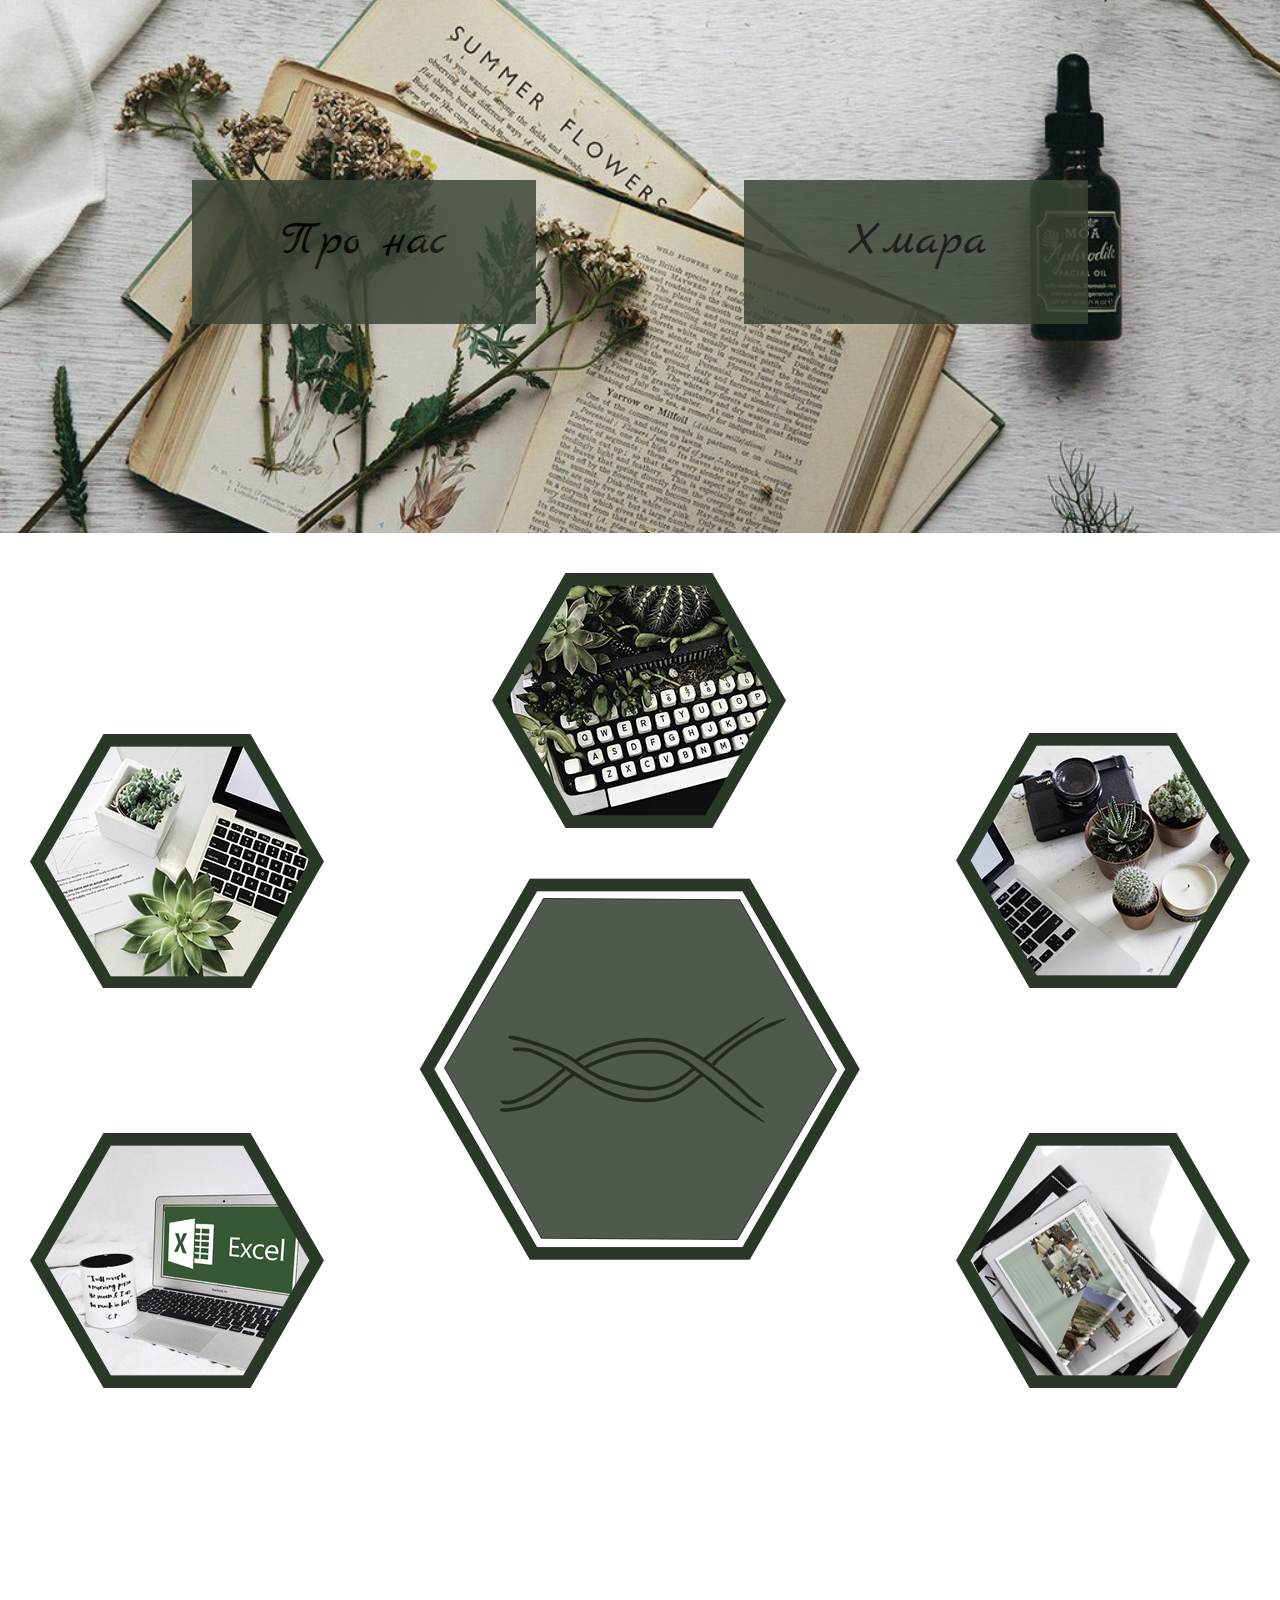
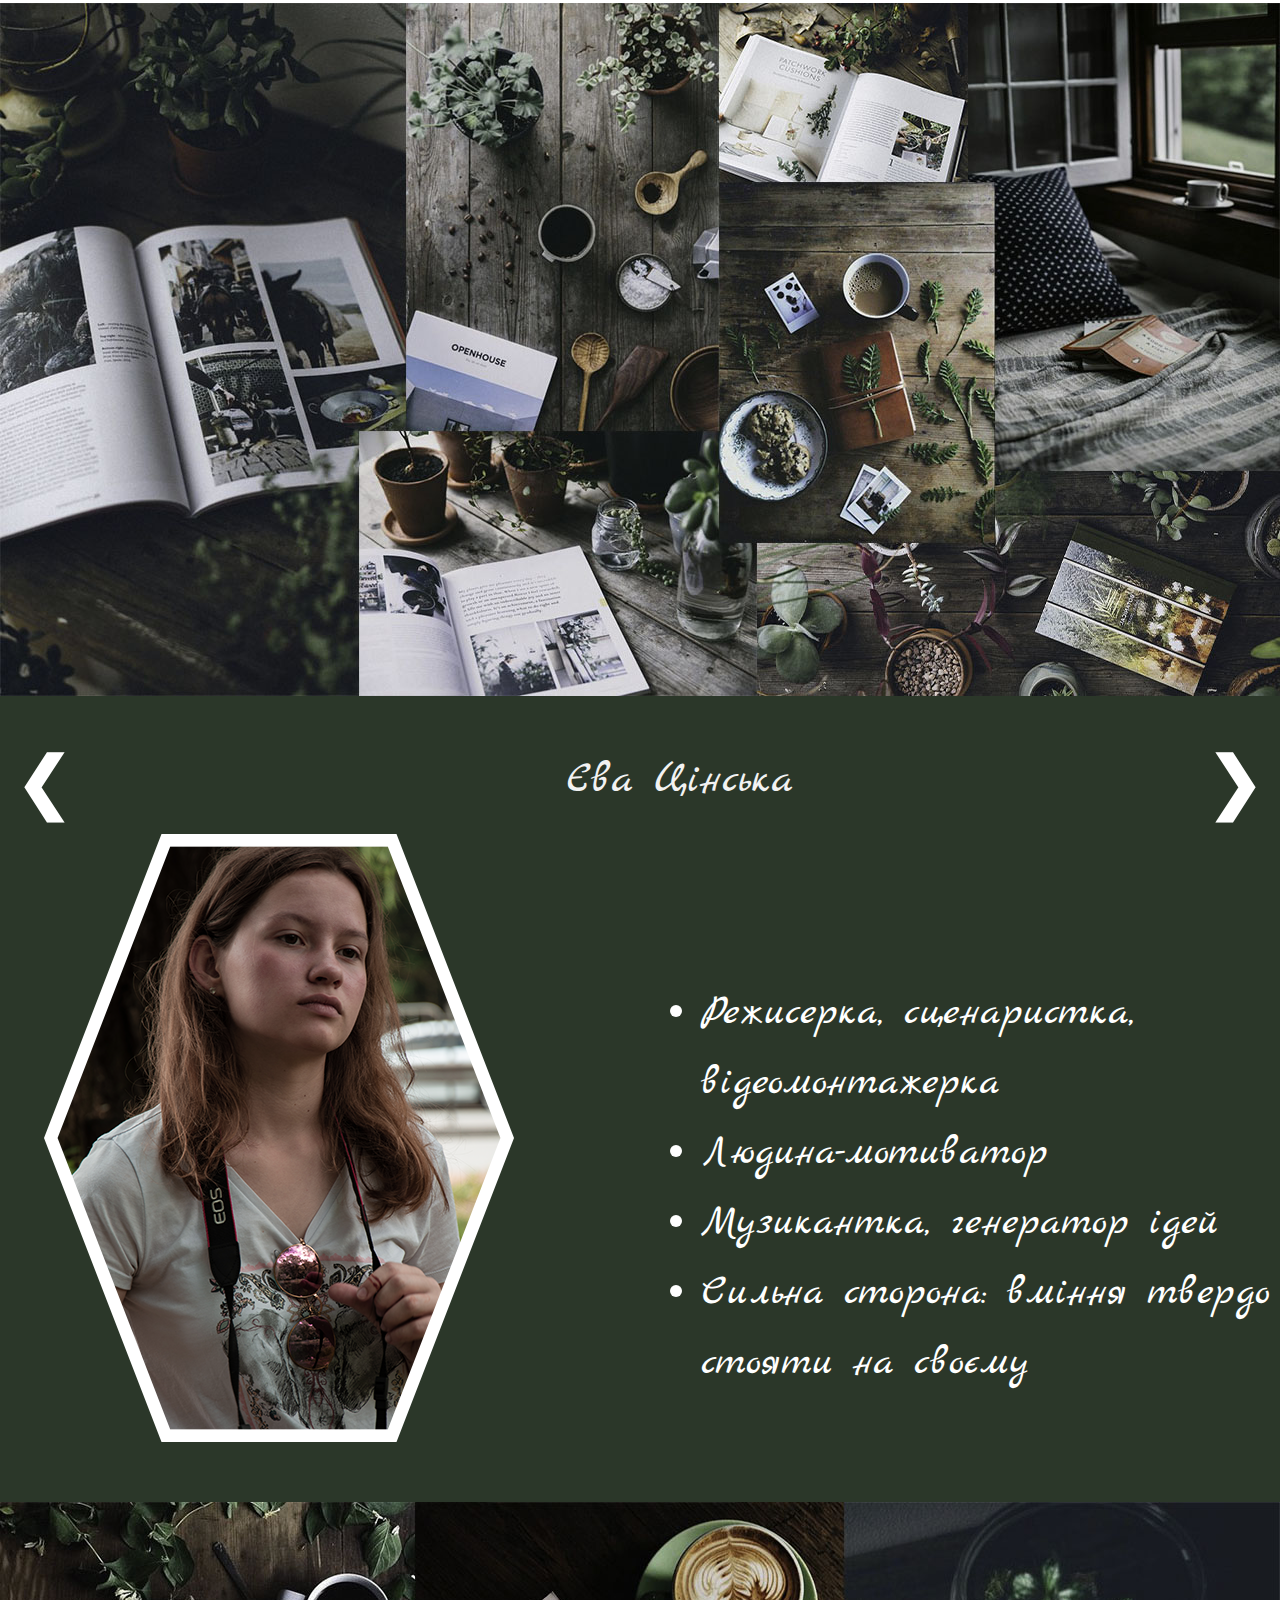
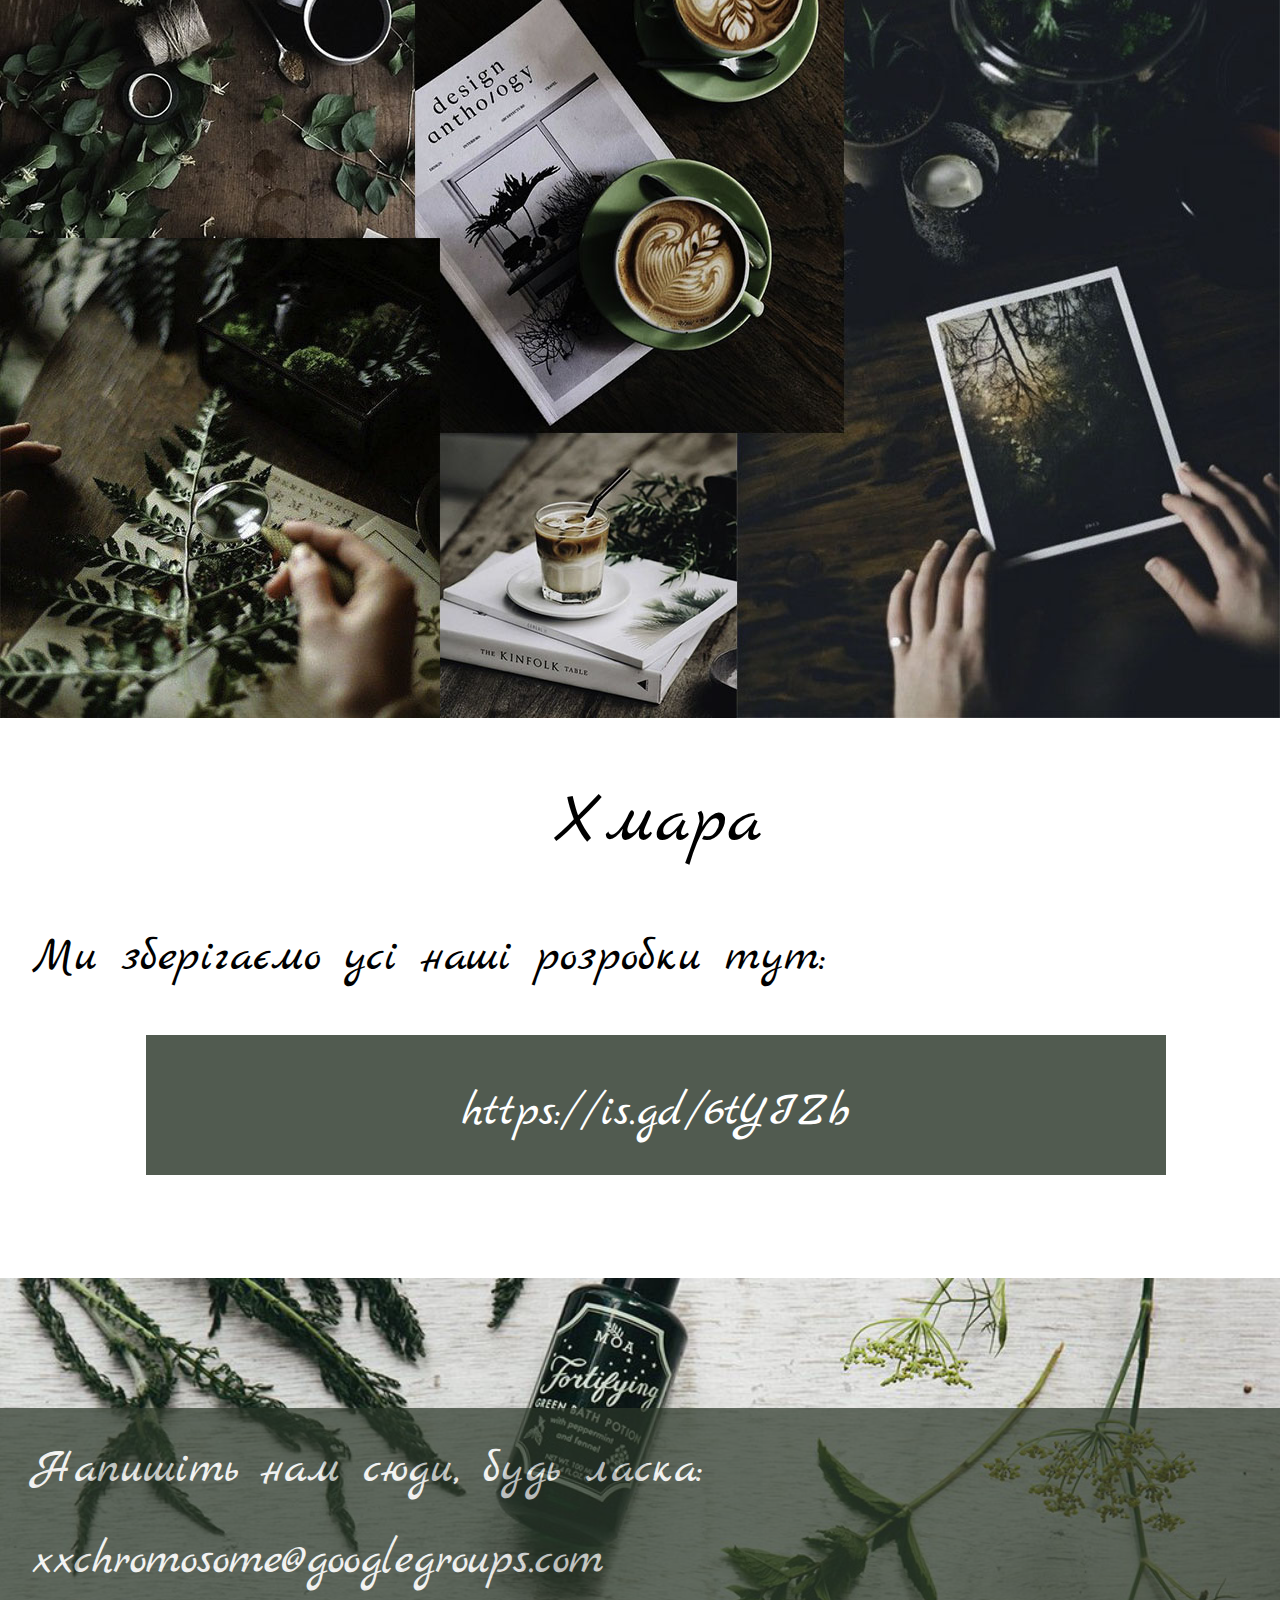
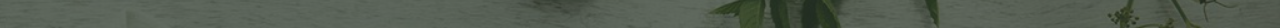
<file: index.html>
<html>

<head>
    <title>XX</title>
    <link href="https://fonts.googleapis.com/css?family=Marck+Script&amp;subset=cyrillic" rel="stylesheet">
    <link rel="stylesheet" href="css/main.css" type="text/css" />
</head>

<body>
    <div class="content">
        <div class="panel header">
            <ul>
                <li>
                    <a href="#team">Про нас</a>
                </li>
                <li>
                    <a href="#cloud">Хмара</a>
                </li>
            </ul>
        </div>
        <div class="panel menu">
            <ul class="projects">
                <li class="p1">
                    <span class="shadow">
                        <a href="book.html">
                            <br>Книга</a>
                    </span>
                </li>
                <li class="p2">
                    <span class="shadow">
                        <a href="model.html">Моде-
                            <br>лювання</a>
                    </span>
                </li>
                <li class="p3">
                    <span class="shadow">
                        <a href="video.html">
                            <br>Відео</a>
                    </span>
                </li>
                <li class="p4">
                    <span class="shadow">
                        <a href="statistic.html">Ста-
                            <br>тистика</a>
                    </span>
                </li>
                <li class="p5">
                    <span class="shadow">
                        <a href="intbook.html">Інтер-
                            <br>активна
                            <br>книга</a>
                    </span>
                </li>
            </ul>
        </div>
        <div class="panel collage">
            <img src="img/collage1.jpg">
        </div>
        <div class="panel team" id="team">
            <!-- Slideshow container -->
            <div class="slideshow-container">

                <!-- Full-width images with number and caption text -->
                <div class="mySlides fade">
                    <img src="img/eve.png">
                    <div class="text">Єва Цінська</div>
                    <ul>
                            <li>Режисерка, сценаристка,<br> відеомонтажерка</li>
                            <li>Людина-мотиватор</li>
                            <li>Музикантка, генератор ідей</li>
                            <li>Сильна сторона: вміння твердо <br>стояти на своєму</li>                            
                    </ul>
                  
                </div>

                <div class="mySlides fade">
                    <img src="img/elya.png">
                    <div class="text">Чанг Ельвіра</div>
                    <ul>
                            <li>Музикантка, дизайнерка, фотомодель</li>
                            <li>Художниця оригінал-макетів </li>
                            <li>Політ фантазії та творчості</li>
                            <li>Сильна сторона: іноземне корінняю</li>                            
                    </ul>
                </div>

                <div class="mySlides fade">
                    <img src="img/julia.png">
                    <div class="text">Афанасенко Юлія</div>
                    <ul>
                            <li>Фізикиня, візажистка, модель</li>
                            <li>Допомога у найскладніших ситуаціях </li>
                            <li>Вільний простір енергії</li>
                            <li>Сильна сторона: чорноброва</li>                            
                    </ul>
                </div>

                <div class="mySlides fade">
                    <img src="img/kira.png">
                    <div class="text">Кіра Тульчинська</div>
                    <ul>
                            <li>Програмістка, математична <br> лінгвістиня, модель</li>
                            <li> Людина, що бере участь у <br> абсолютно всіх проектах </li>
                            <li>Геній офісних технологій</li>
                            <li>Сильна сторона: чарівні чорні кучері</li>                            
                    </ul>
                </div>

                <div class="mySlides fade">
                    <img src="img/nadya.png">
                    <div class="text">Швидка Надія</div>
                    <ul>
                            <li> Фотографиня, дизайнерка, художниця</li>
                            <li>Авторка найгеніальніших відгуків
                                </li>
                            <li>Основне джерело ідей та натхнення
                                </li>
                            <li>Сильна сторона: помирає останньою
                                </li>                            
                    </ul>
                </div>
               
                <div class="mySlides fade">
                    <img src="img/nast.png">
                    <div class="text">Анастасія Срібна</div>
                    <ul>
                            <li>Фотомодель, візажистка, акторка</li>
                            <li> Людина, що не сидить на одному <br>місці </li>
                            <li>Відкритий океан пропозицій</li>
                            <li> Сильна сторона: любов до котів</li>                            
                    </ul>
                </div>

                <div class="mySlides fade">
                    <img src="img/dian.png">
                    <div class="text">Сулейманова Діана</div>
                    <ul>
                            <li>Архітекторка, дизайнерка, акторка</li>
                            <li> Впевнено презентує <br> проекти перед публікою </li>
                            <li> Стильна і незалежна</li>
                            <li>Сильна сторона: соностійка
                                </li>                            
                    </ul>
                </div>
         
                <!-- Next and previous buttons -->
                <a class="prev" onclick="plusSlides(-1)">&#10094;</a>
                <a class="next" onclick="plusSlides(1)">&#10095;</a>
            </div>
            <br>



            </ul>
        </div>
        <div class="panel collage">
            <img src="img/collage2.jpg">
        </div>
        <div class="panel cloud" id="cloud">
            <h2 >Хмара</h2>
           
            <p > Ми зберігаємо усі наші розробки тут:</p>
            <div class="box">
                   <a href="https://drive.google.com/drive/folders/1f6t0rLwoT5UwUz6-dLeWqy8NMrwDpb-8">  https://is.gd/6tYIZb</a>
            </div>
        </div>
        

        <div class="panel footer">
                <div class="box2">
                      <p> Напишіть нам сюди, будь ласка:</p>
                      <a href="mailto:xxchromosome@googlegroups.com"> xxchromosome@googlegroups.com</a>
                        
                       
                 </div>
        </div>

    </div>

    <script src="js/main.js"></script>
</body>

</html>
</file>
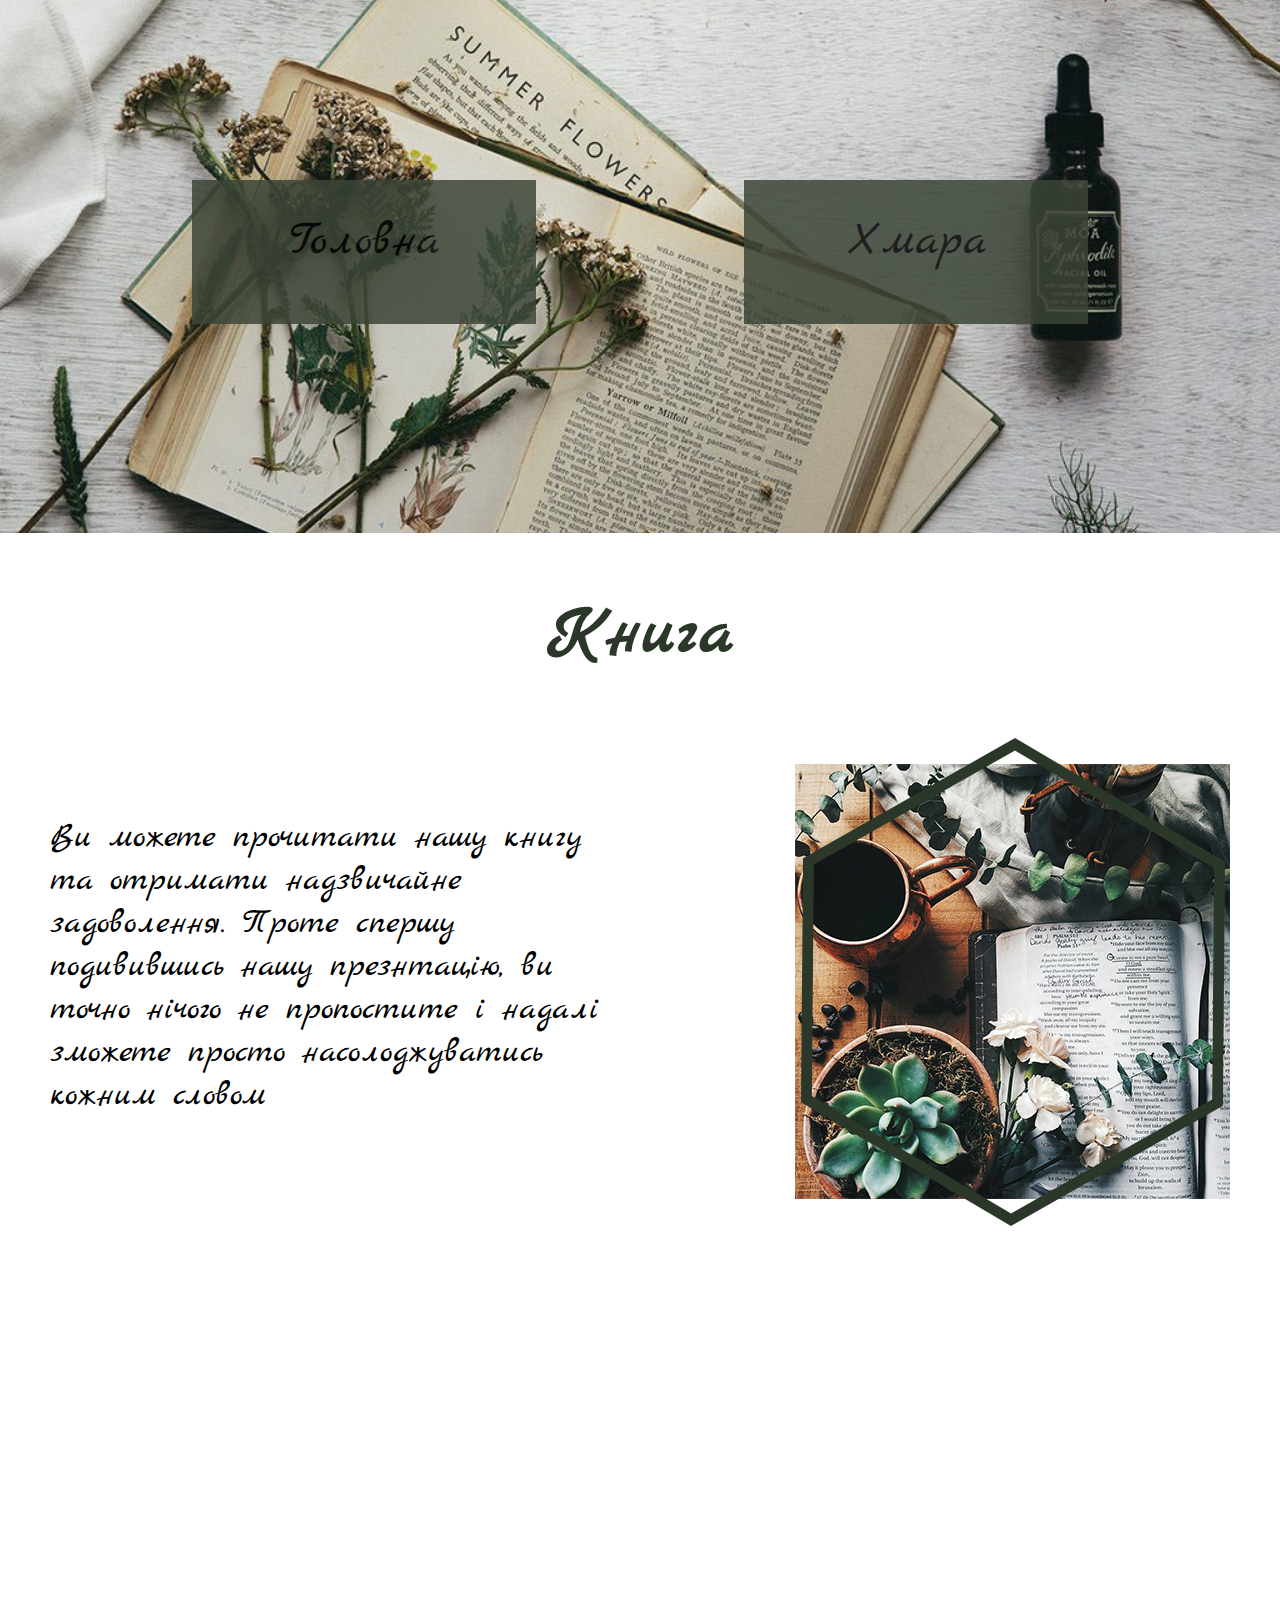
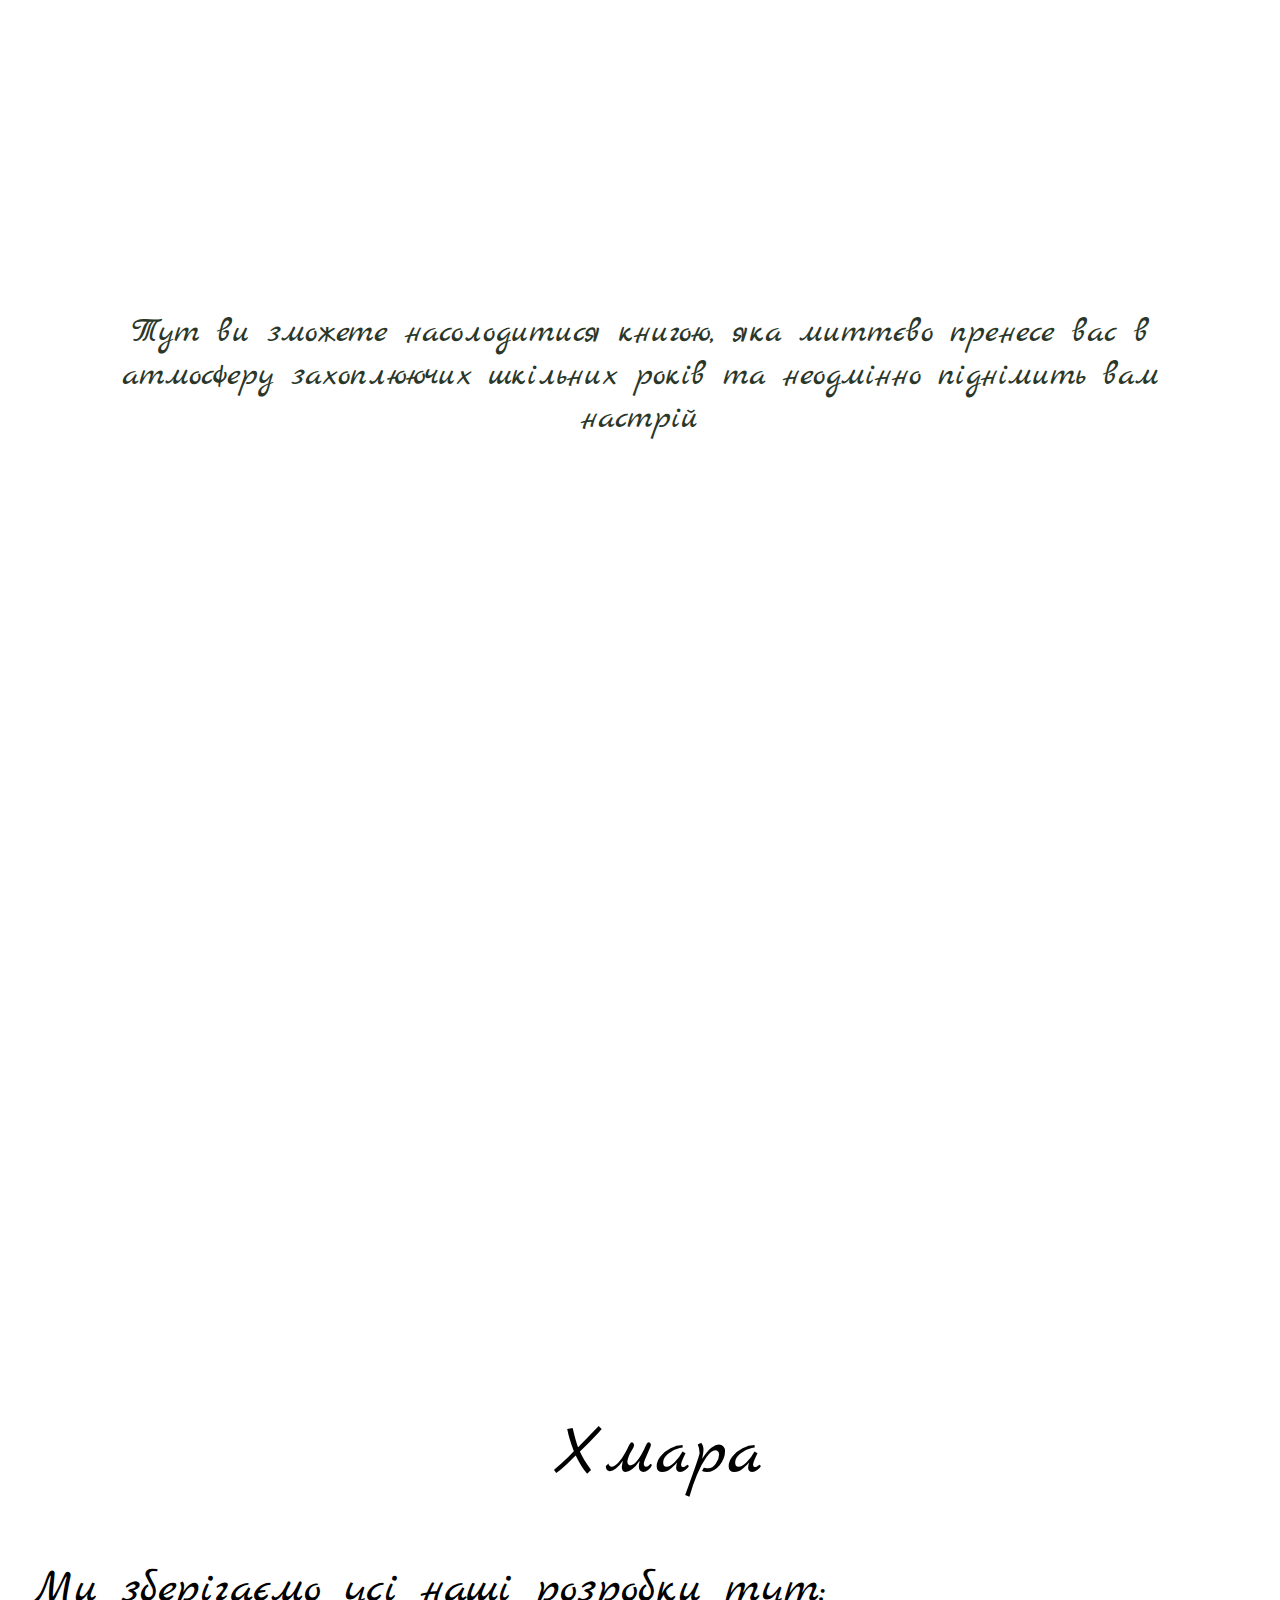
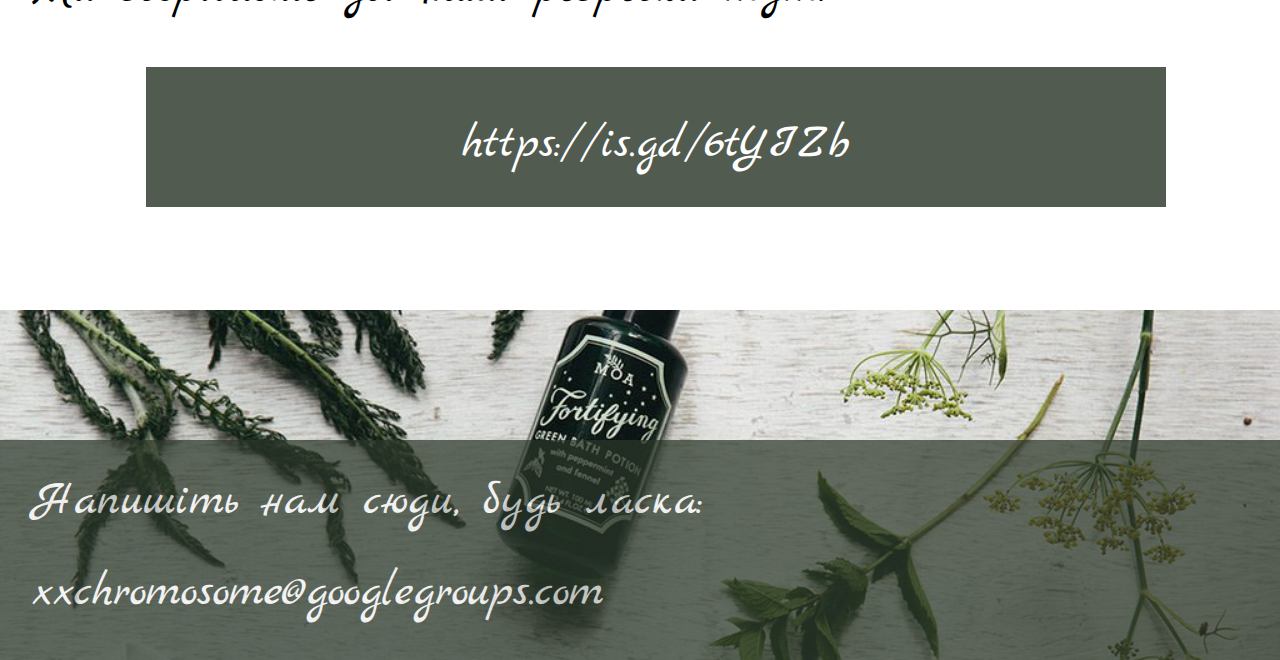
<file: book.html>
<html>
  <head>
    <title>XX</title>
    <link
      href="https://fonts.googleapis.com/css?family=Marck+Script&amp;subset=cyrillic"
      rel="stylesheet"
    />
    <link rel="stylesheet" href="css/main.css" type="text/css" />
  </head>

  <body>
    <div class="content">
      <div class="panel header">
        <ul>
          <li>
            <a href="index.html">Головна</a>
          </li>
          <li>
            <a href="#cloud">Хмара</a>
          </li>
        </ul>
      </div>
      <div class="book">
        <h2>Книга</h2>
        <img src="img/book.jpg" />
        <p>
          Ви можете прочитати нашу книгу та отримати надзвичайне задоволення.
          Проте спершу подивившись нашу презнтацію, ви точно нічого не
          пропостите і надалі зможете просто насолоджуватись кожним словом
        </p>

        <div class="ifbox">
          <iframe
            src="https://onedrive.live.com/embed?cid=E35A59D5EC465E19&amp;resid=E35A59D5EC465E19%214601&amp;authkey=AFtSKeTNh3bWaOw&amp;em=2&amp;wdAr=1.7777777777777777"
            width="962px"
            height="565px"
            frameborder="0"
            >This is an embedded
            <a target="_blank" href="https://office.com">Microsoft Office</a>
            presentation, powered by
            <a target="_blank" href="https://office.com/webapps"
              >Office Online</a
            >.</iframe
          >
        </div>

          <div class="textbook">
            Тут ви зможете насолодитися книгою, яка миттєво пренесе вас в
            атмосферу захоплюючих шкільних років та неодмінно піднімить вам
            настрій
          </div>
       
          <div class="ifbox">
            <iframe
              src="https://onedrive.live.com/embed?cid=E35A59D5EC465E19&amp;resid=E35A59D5EC465E19%214603&amp;authkey=APBvAyp1UxgYUtk&amp;em=2&amp;wdStartOn=1"
              width="800px"
              height="850px"
              frameborder="0"
              >This is an embedded
              <a target="_blank" href="https://office.com">Microsoft Office</a>
              document, powered by
              <a target="_blank" href="https://office.com/webapps"
                >Office Online</a
              >.
            </iframe>
          </div>
        
      </div>

      <div class="panel cloud" id="cloud">
        <h2>Хмара</h2>

        <p>Ми зберігаємо усі наші розробки тут:</p>
        <div class="box">
          <a
            href="https://drive.google.com/drive/folders/1f6t0rLwoT5UwUz6-dLeWqy8NMrwDpb-8"
          >
            https://is.gd/6tYIZb</a
          >
        </div>
      </div>

      <div class="panel footer">
        <div class="box2">
          <p>Напишіть нам сюди, будь ласка:</p>
          <a href="mailto:xxchromosome@googlegroups.com">
            xxchromosome@googlegroups.com</a
          >
        </div>
      </div>
    </div>

    <script src="js/main.js"></script>
  </body>
</html>
</file>
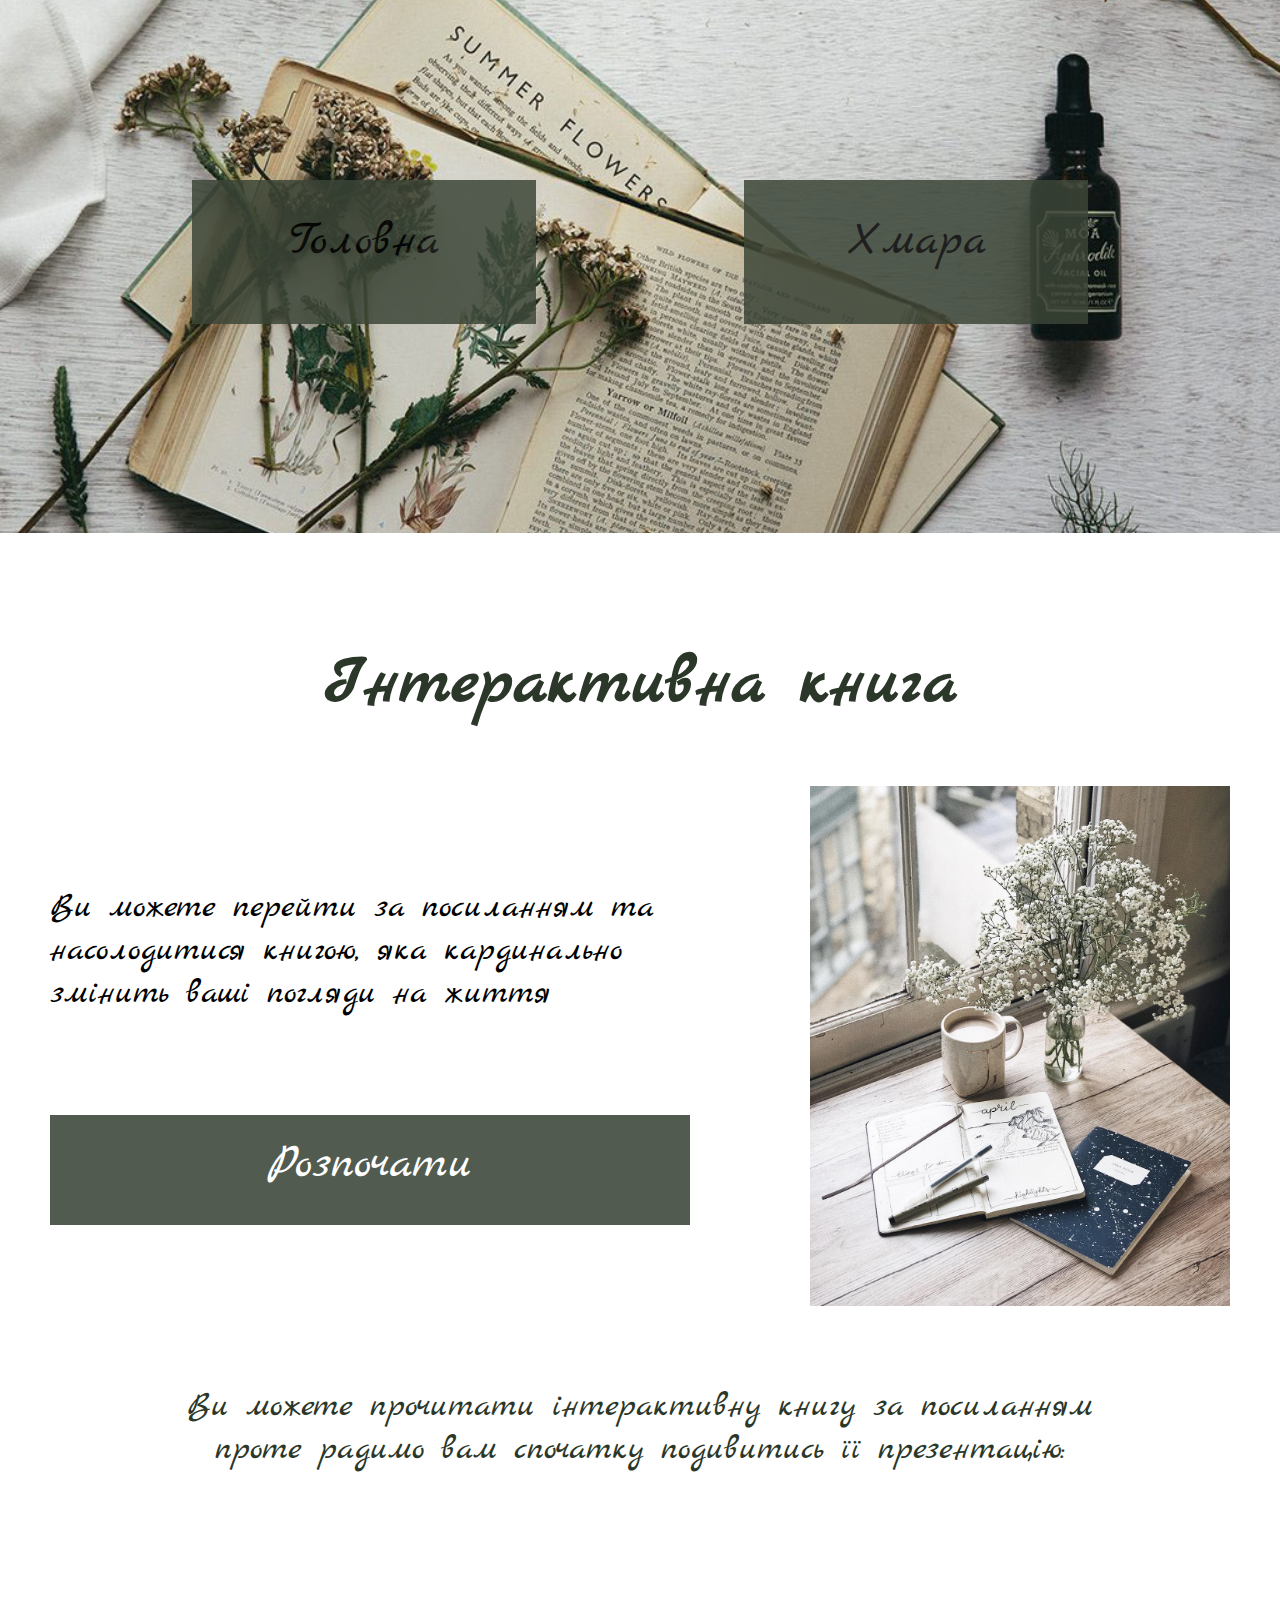
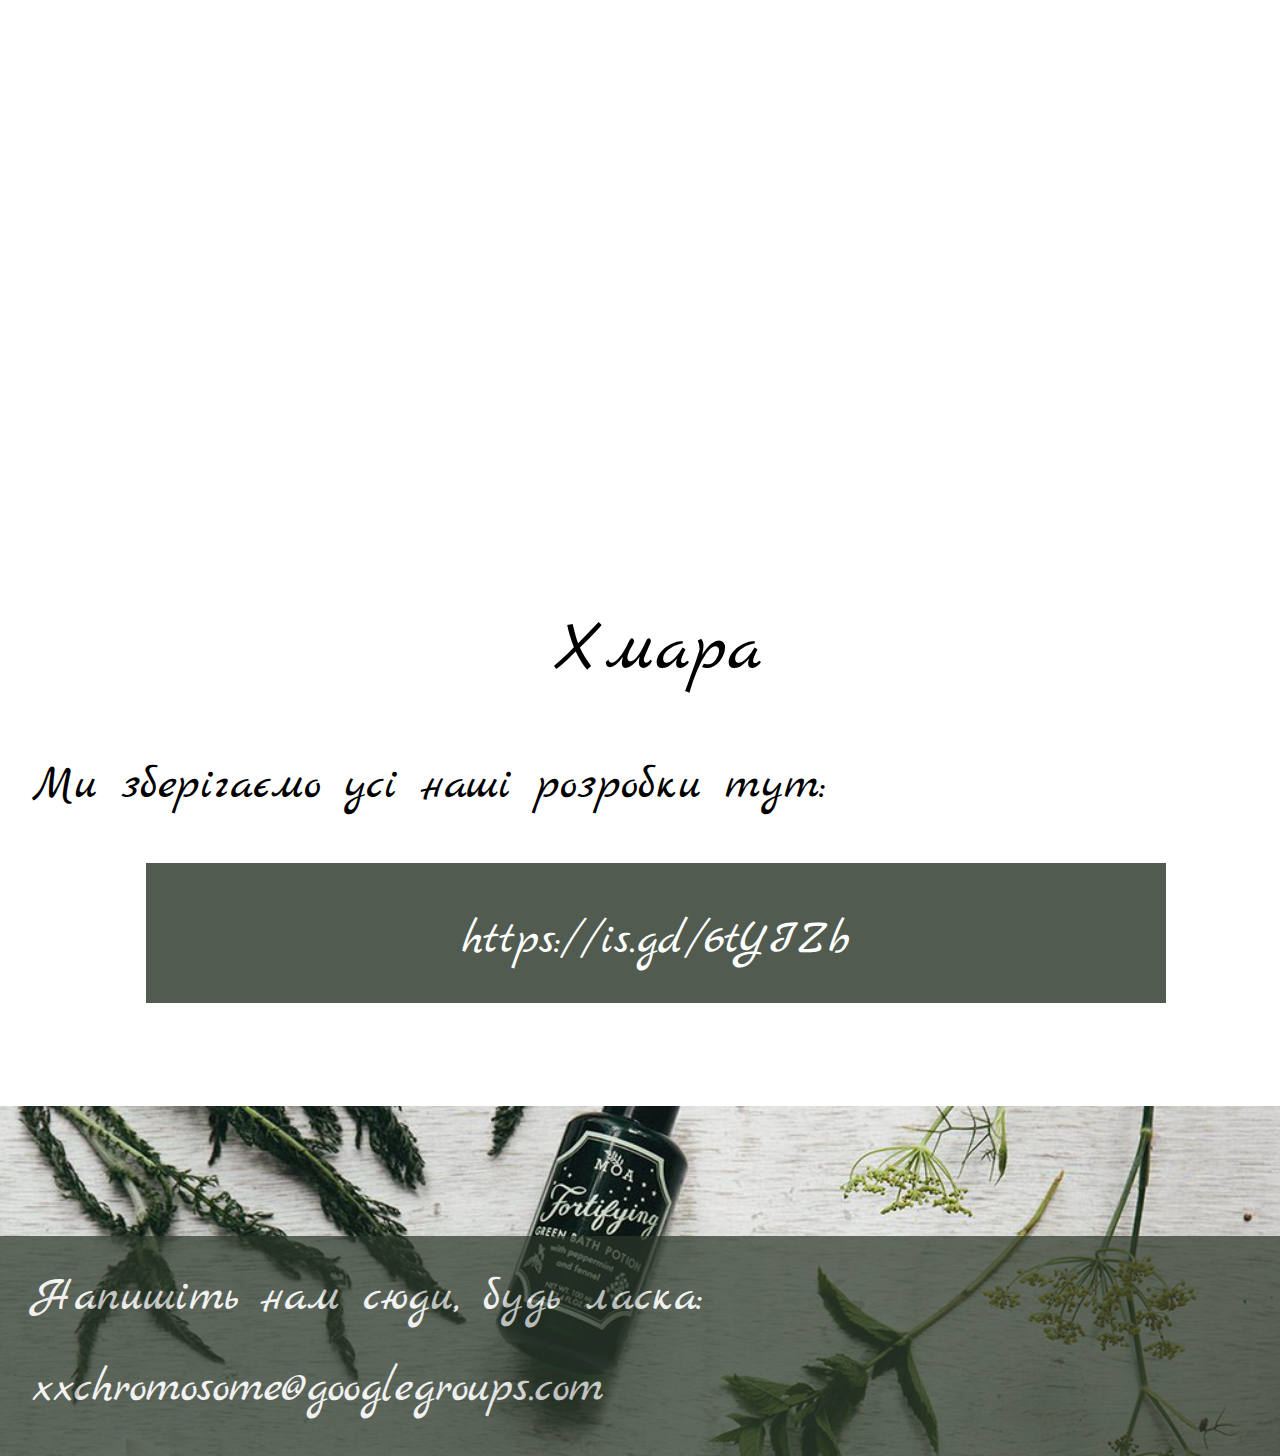
<file: intbook.html>
<html>
  <head>
    <title>XX</title>
    <link
      href="https://fonts.googleapis.com/css?family=Marck+Script&amp;subset=cyrillic"
      rel="stylesheet"
    />
    <link rel="stylesheet" href="css/main.css" type="text/css" />
  </head>

  <body>
    <div class="content">
      <div class="panel header">
        <ul>
          <li>
            <a href="index.html">Головна</a>
          </li>
          <li>
            <a href="#cloud">Хмара</a>
          </li>
        </ul>
      </div>
      <div class="intbook">
        <h2>Інтерактивна книга</h2>
        <div class="fblock">
          <img src="img/intbook.jpg"  class="right" />
          <p>
            Ви можете перейти за посиланням та насолодитися книгою, яка
            кардинально змінить ваші погляди на життя
          </p>
          <div class="box">
            <a href="http://hyperbook.ru/file15446341694656"> Розпочати </a>
          </div>
        </div>

        <div class="textbook">
          Ви можете прочитати інтерактивну книгу за посиланням проте радимо вам
          спочатку подивитись її презентацію:
        </div>

        <div class="ifbox">
          <iframe
            src="https://onedrive.live.com/embed?cid=E35A59D5EC465E19&amp;resid=E35A59D5EC465E19%214605&amp;authkey=ABCRSmNOh64uahc&amp;em=2&amp;wdAr=1.7777777777777777"
            width="962px"
            height="565px"
            frameborder="0"
            >This is an embedded
            <a target="_blank" href="https://office.com">Microsoft Office</a>
            presentation, powered by
            <a target="_blank" href="https://office.com/webapps"
              >Office Online</a
            >.</iframe
          >
        </div>
      </div>

      <div class="panel cloud" id="cloud">
        <h2>Хмара</h2>

        <p>Ми зберігаємо усі наші розробки тут:</p>
        <div class="box">
          <a
            href="https://drive.google.com/drive/folders/1f6t0rLwoT5UwUz6-dLeWqy8NMrwDpb-8"
          >
            https://is.gd/6tYIZb</a
          >
        </div>
      </div>

      <div class="panel footer">
        <div class="box2">
          <p>Напишіть нам сюди, будь ласка:</p>
          <a href="mailto:xxchromosome@googlegroups.com">
            xxchromosome@googlegroups.com</a
          >
        </div>
      </div>
    </div>

    <script src="js/main.js"></script>
  </body>
</html>
</file>
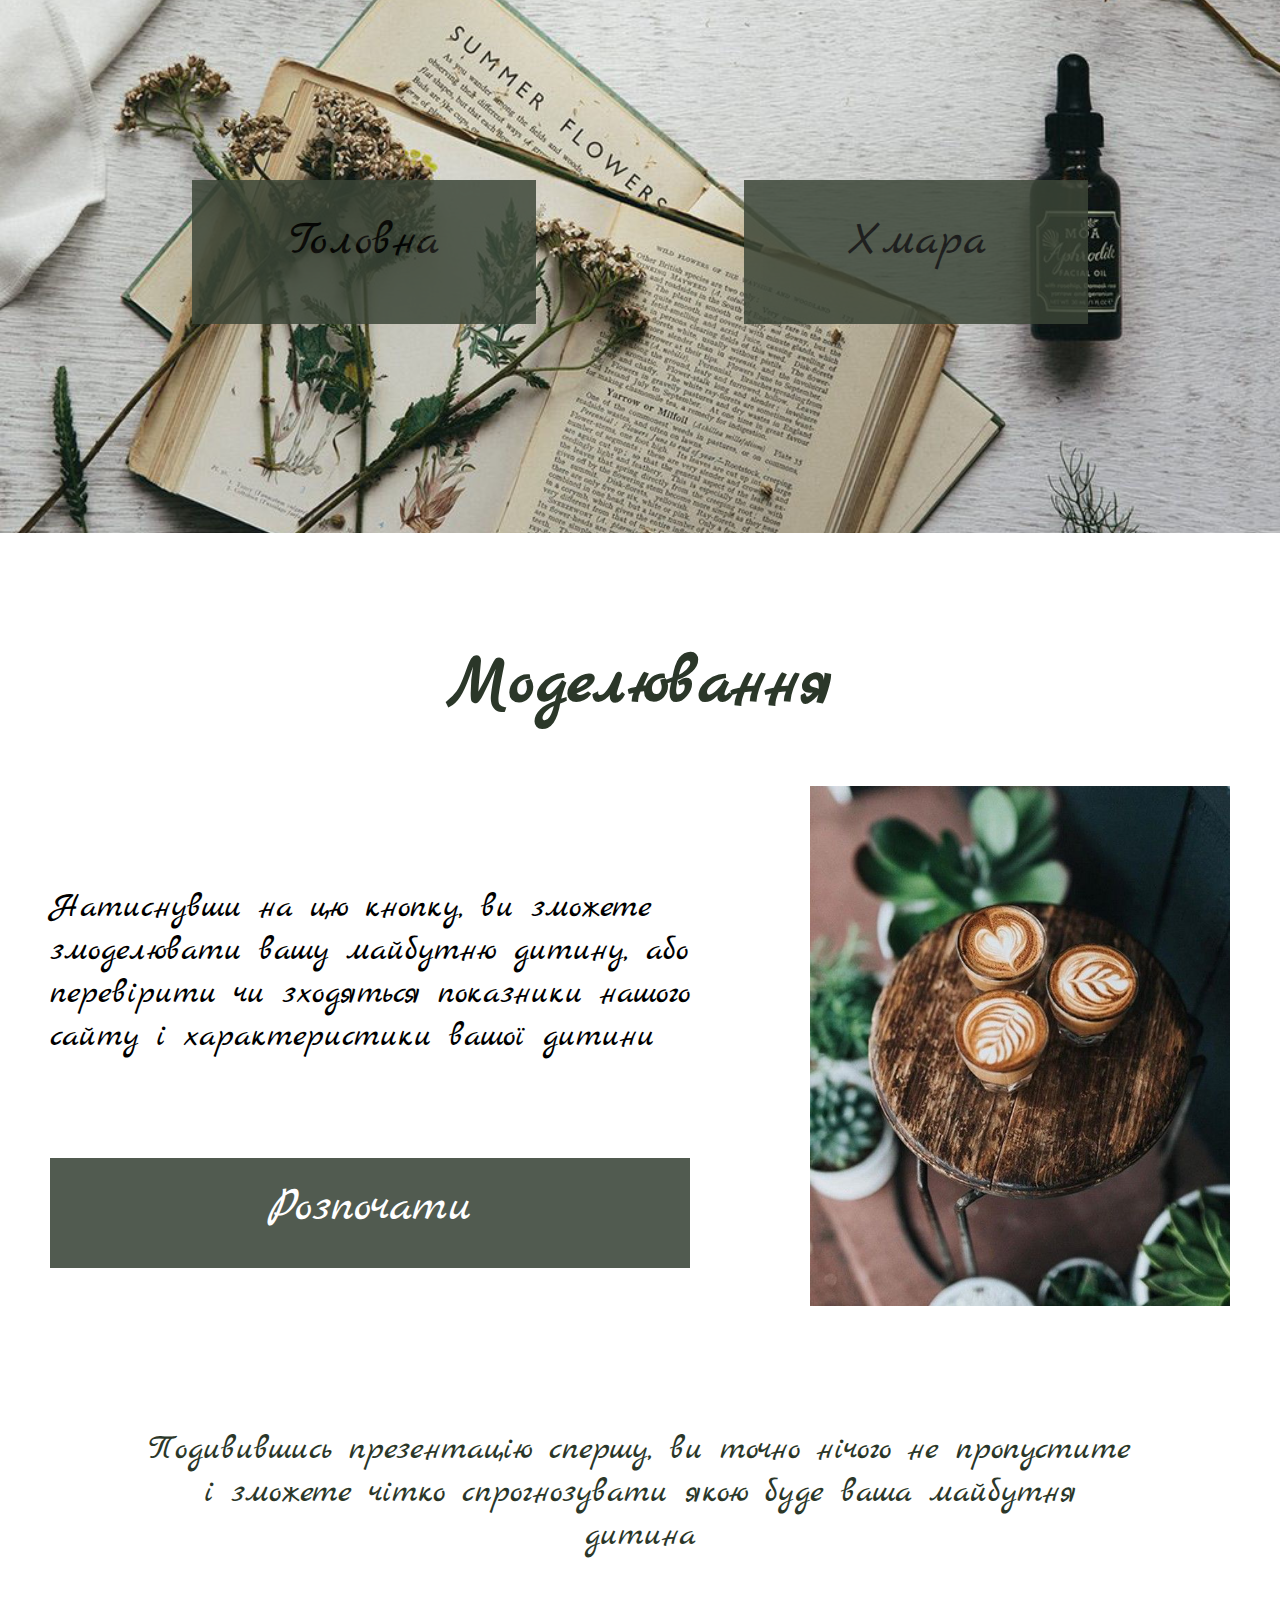
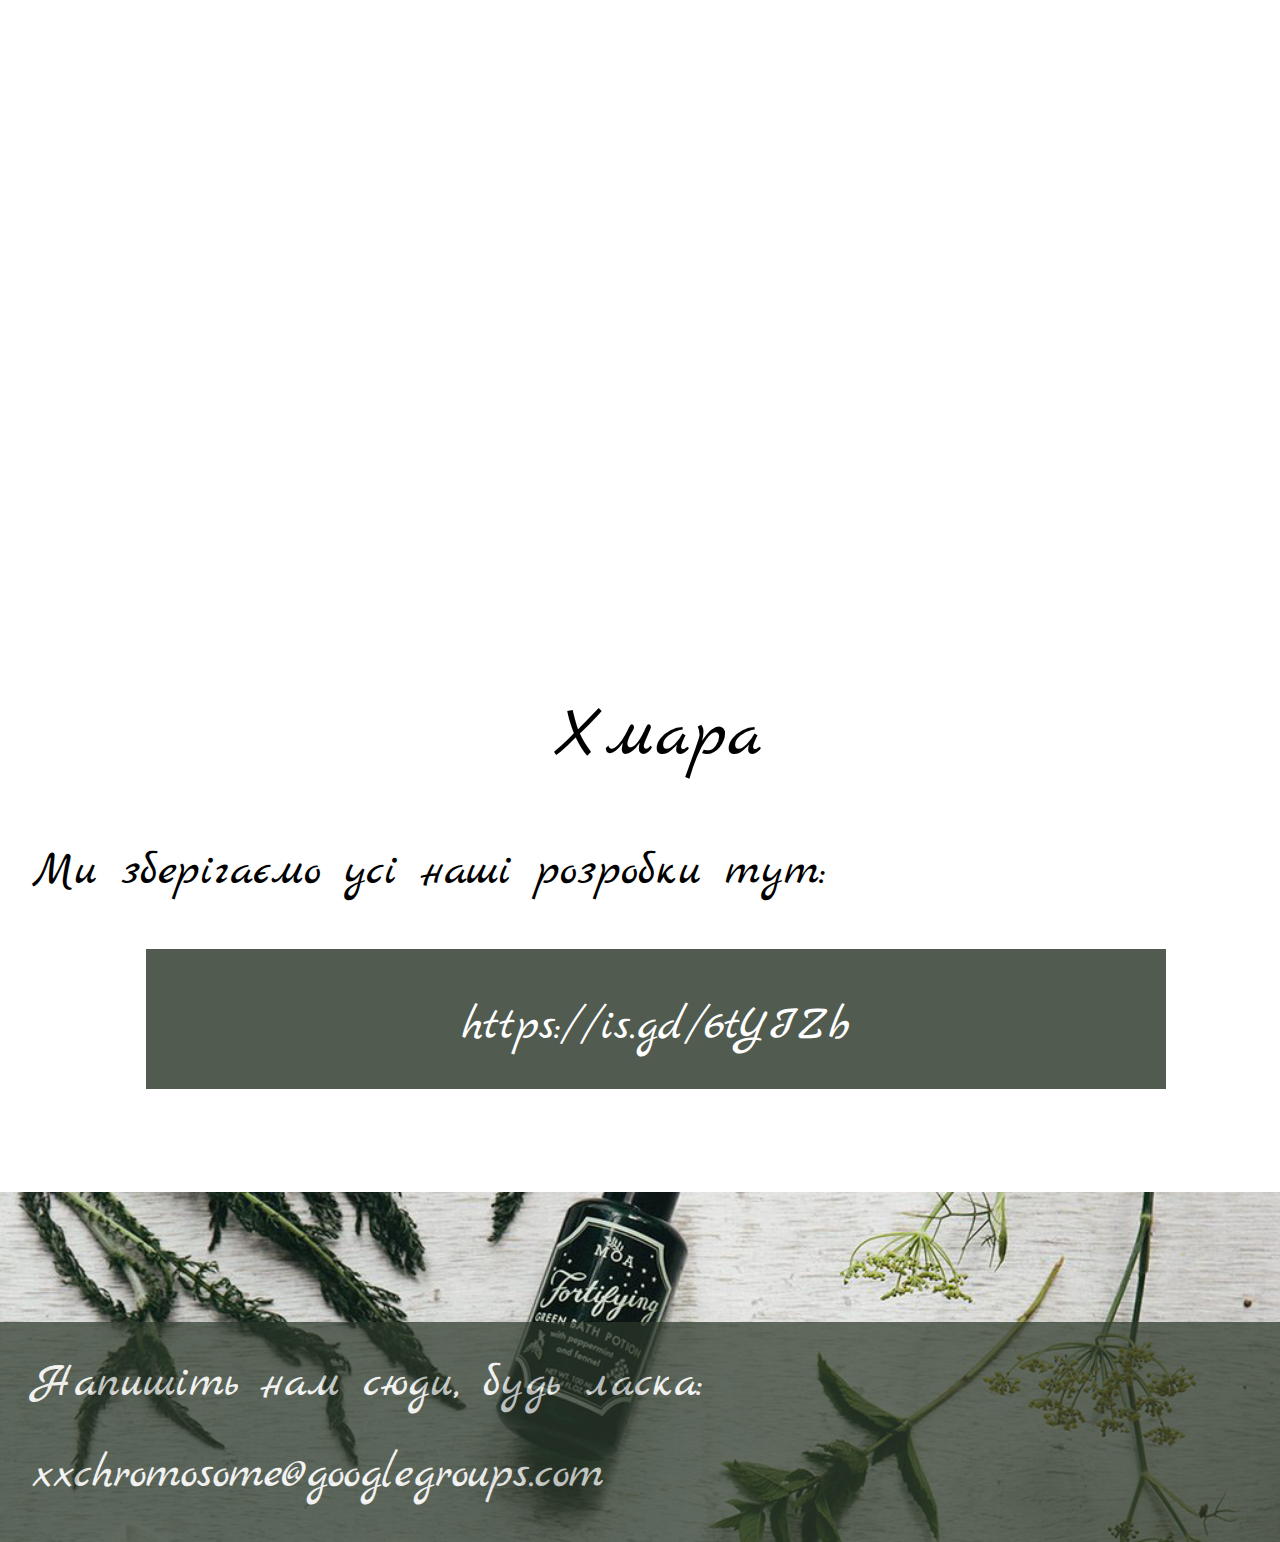
<file: model.html>
<html>
  <head>
    <title>XX</title>
    <link
      href="https://fonts.googleapis.com/css?family=Marck+Script&amp;subset=cyrillic"
      rel="stylesheet"
    />
    <link rel="stylesheet" href="css/main.css" type="text/css" />
  </head>

  <body>
    <div class="content">
      <div class="panel header">
        <ul>
          <li>
            <a href="index.html">Головна</a>
          </li>
          <li>
            <a href="#cloud">Хмара</a>
          </li>
        </ul>
      </div>
      <div class="intbook">
        <h2>Моделювання</h2>
        <div class="fblock">
          <img src="img/videoimg.jpg"  class="right" />
          <p>
            Натиснувши на цю кнопку, ви зможете змоделювати вашу майбутню дитину, або перевірити чи зходяться показники нашого сайту і характеристики вашої дитини
          </p>
          <div class="box">
            <a href="http://baby.leader-projects.com/"> Розпочати </a>
          </div>
        </div>

        <div class="textbook">
          Подивившись презентацію спершу, ви точно нічого не пропустите і зможете чітко спрогнозувати якою буде ваша майбутня дитина
        </div>

        <div class="ifbox">
          <iframe src="https://onedrive.live.com/embed?cid=E35A59D5EC465E19&amp;resid=E35A59D5EC465E19%214611&amp;authkey=ANwr_OTR88vc9Xk&amp;em=2&amp;wdAr=1.7777777777777777" width="962px" height="565px" frameborder="0">This is an embedded <a target="_blank" href="https://office.com">Microsoft Office</a> presentation, powered by <a target="_blank" href="https://office.com/webapps">Office Online</a>.</iframe>
        </div>
      </div>

      <div class="panel cloud" id="cloud">
        <h2>Хмара</h2>

        <p>Ми зберігаємо усі наші розробки тут:</p>
        <div class="box">
          <a
            href="https://drive.google.com/drive/folders/1f6t0rLwoT5UwUz6-dLeWqy8NMrwDpb-8"
          >
            https://is.gd/6tYIZb</a
          >
        </div>
      </div>

      <div class="panel footer">
        <div class="box2">
          <p>Напишіть нам сюди, будь ласка:</p>
          <a href="mailto:xxchromosome@googlegroups.com">
            xxchromosome@googlegroups.com</a
          >
        </div>
      </div>
    </div>

    <script src="js/main.js"></script>
  </body>
</html>
</file>
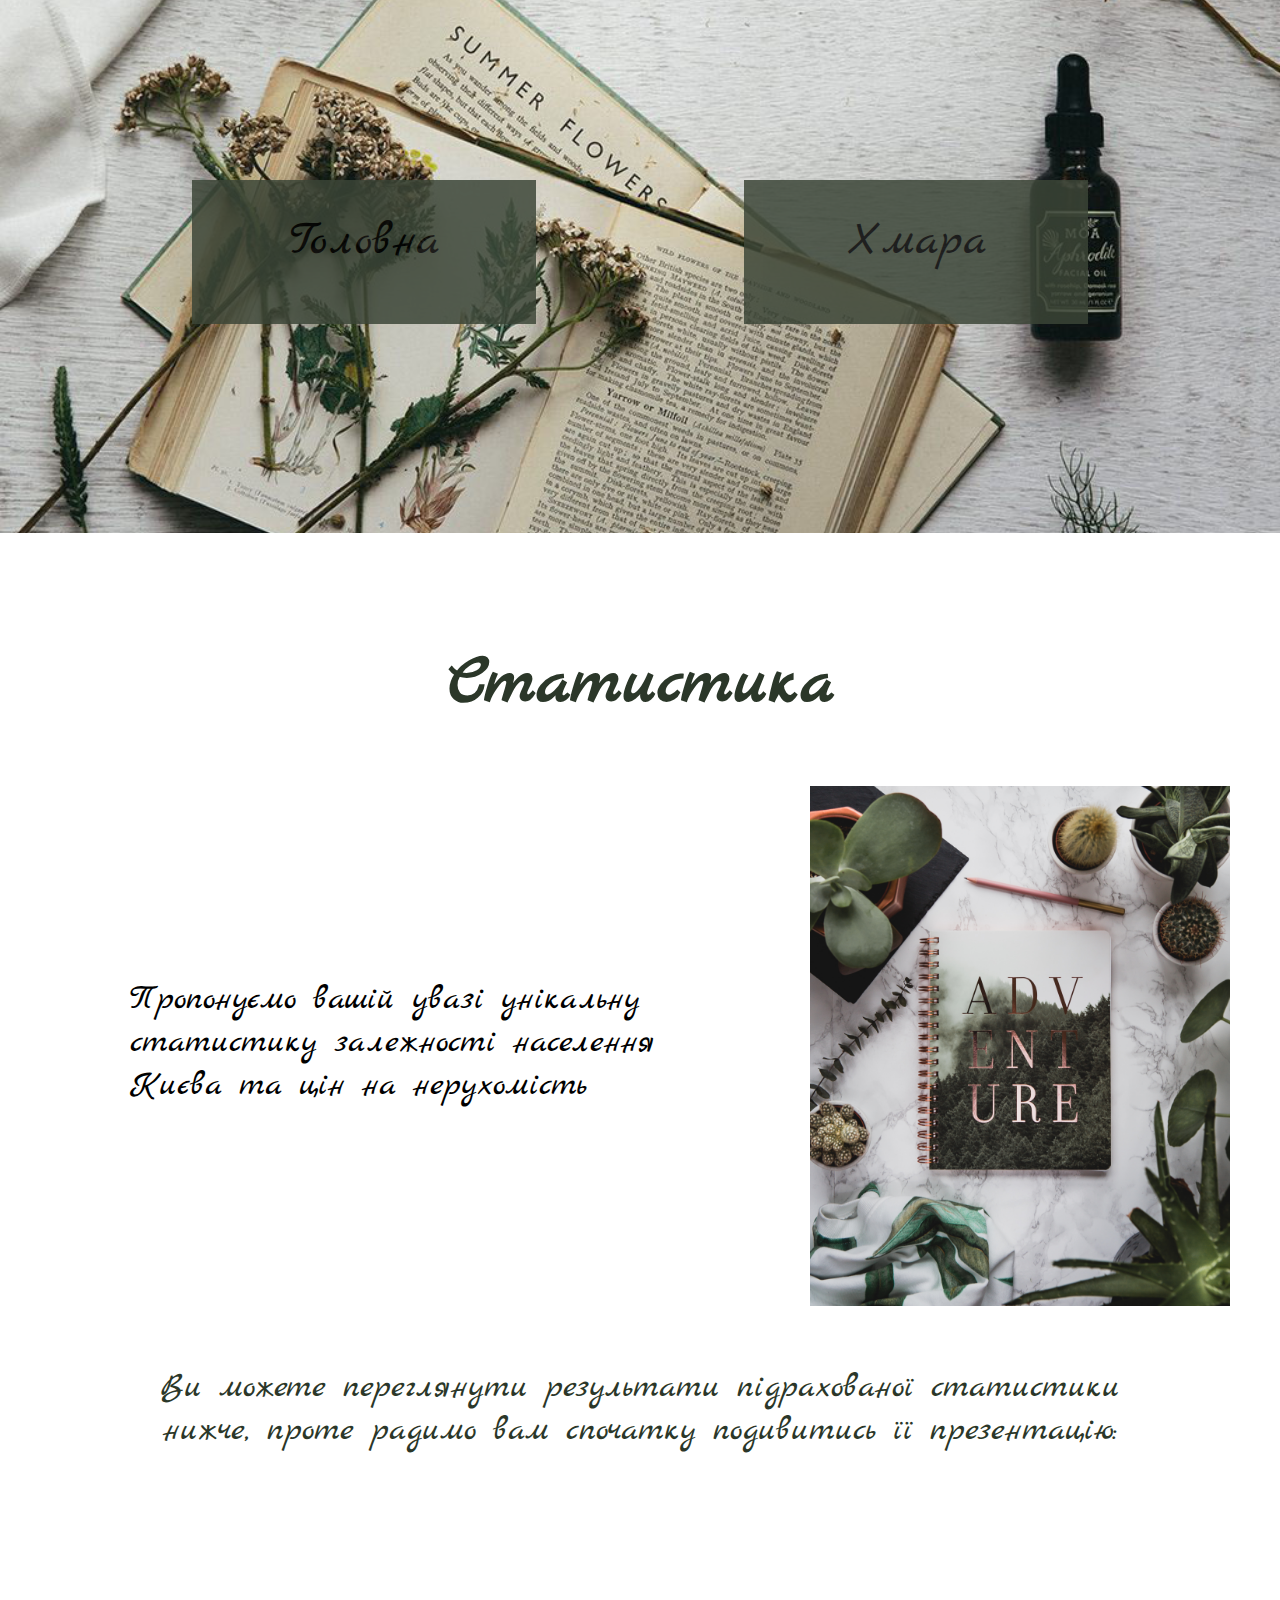
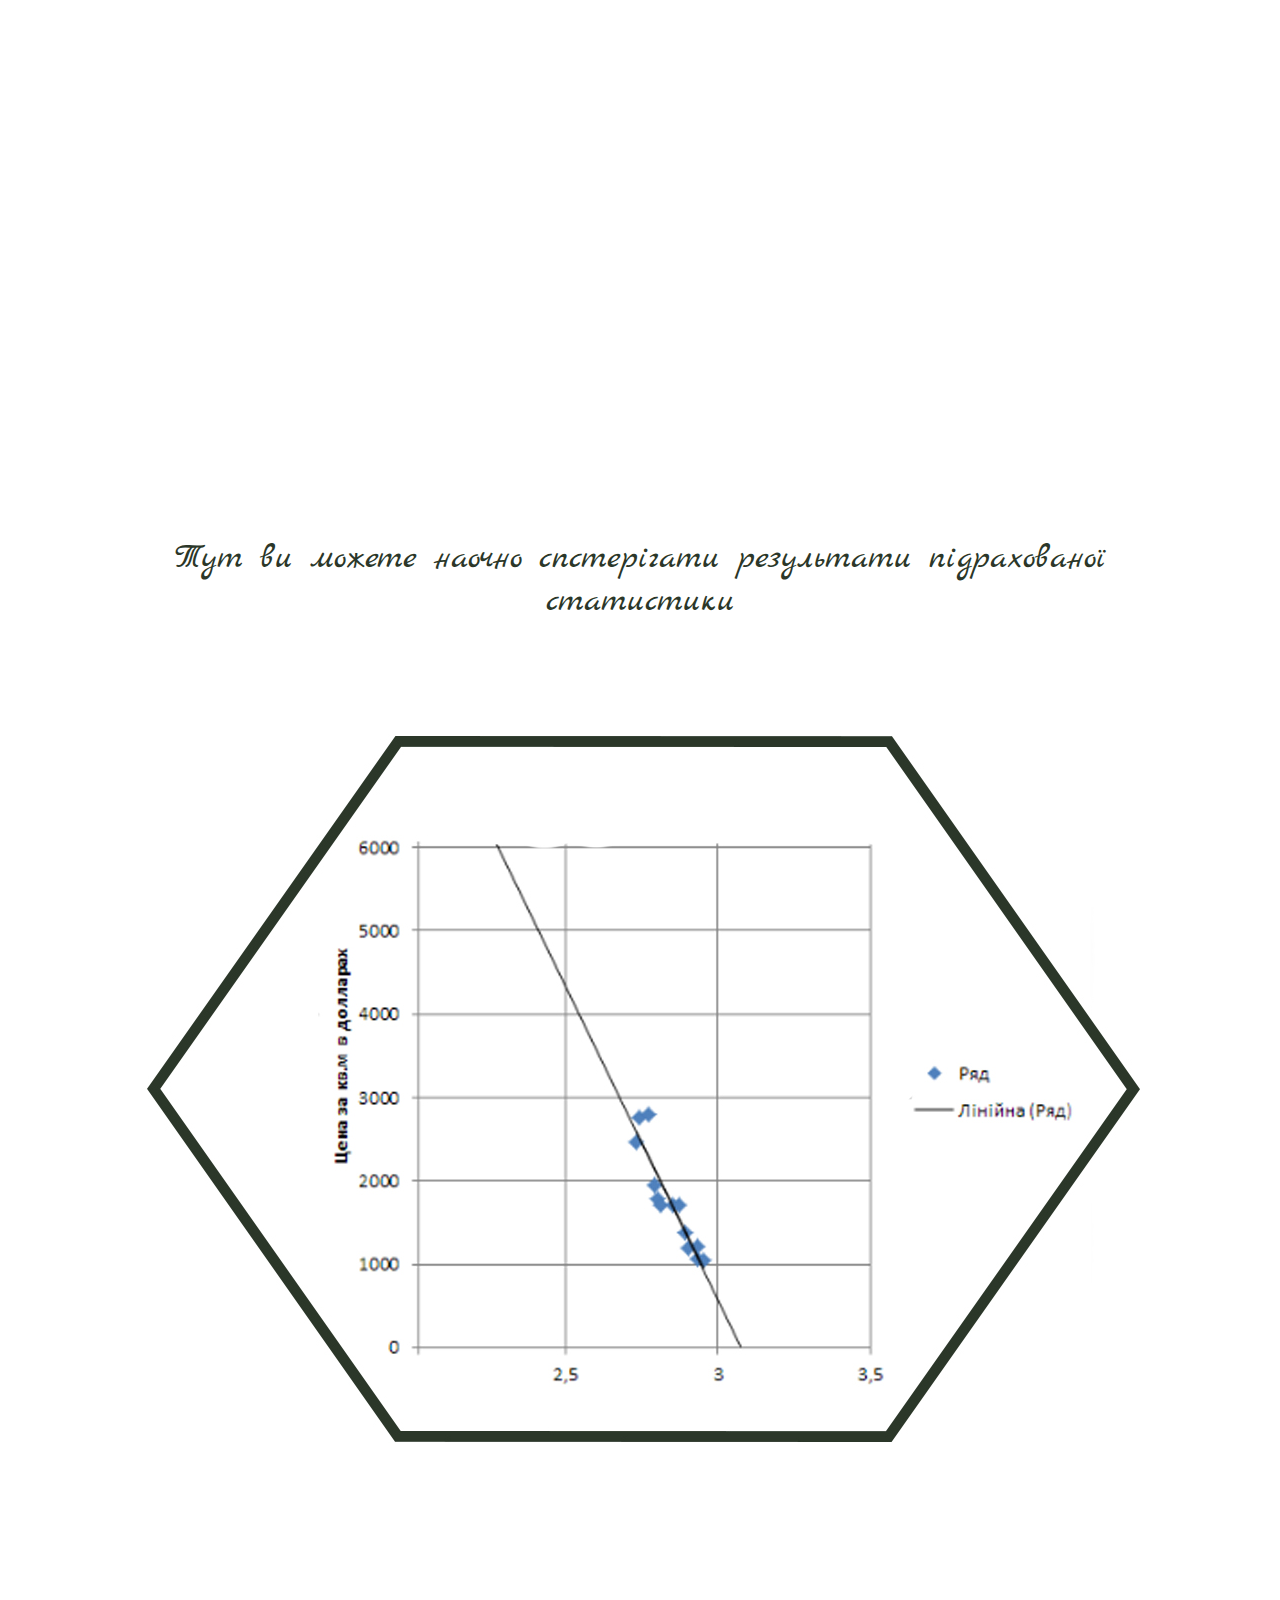
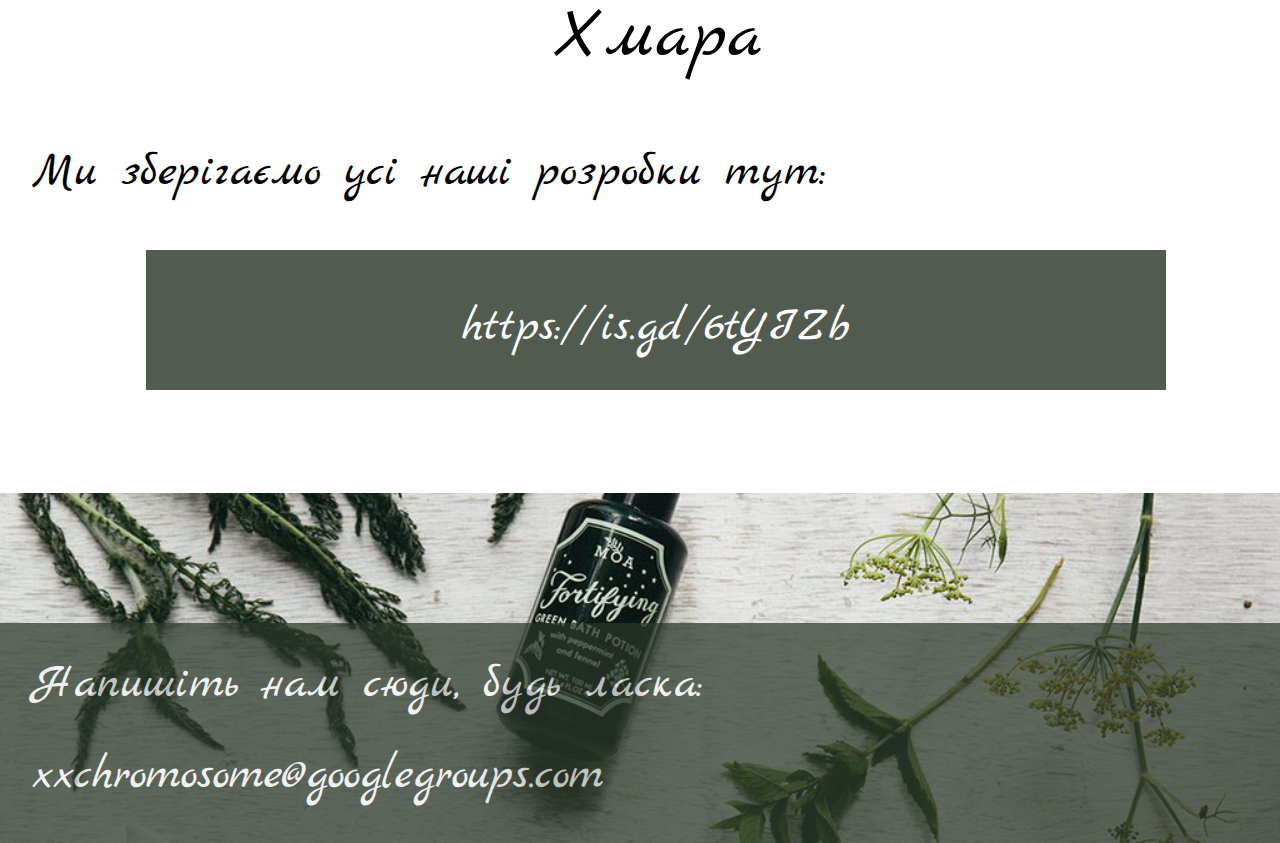
<file: statistic.html>
<html>
  <head>
    <title>XX</title>
    <link
      href="https://fonts.googleapis.com/css?family=Marck+Script&amp;subset=cyrillic"
      rel="stylesheet"
    />
    <link rel="stylesheet" href="css/main.css" type="text/css" />
  </head>

  <body>
    <div class="content">
      <div class="panel header">
        <ul>
          <li>
            <a href="index.html">Головна</a>
          </li>
          <li>
            <a href="#cloud">Хмара</a>
          </li>
        </ul>
      </div>
      <div class="intbook">
        <h2>Статистика</h2>
        <div class="fblock">
          <img src="img/graphimg.jpg" class="right"/>
          <p style="padding: 192 80 0;">
            Пропонуємо вашій увазі унікальну статистику залежності населення
            Києва та цін на нерухомість
          </p>
        </div>

        <div class="textbook">
          Ви можете переглянути результати підрахованої статистики нижче, проте
          радимо вам спочатку подивитись її презентацію:
        </div>

        <div class="ifbox">
          <iframe
            src="https://onedrive.live.com/embed?cid=E35A59D5EC465E19&amp;resid=E35A59D5EC465E19%214607&amp;authkey=APHBIx3erNbTEI4&amp;em=2&amp;wdAr=1.7777777777777777"
            width="962px"
            height="565px"
            frameborder="0"
            >This is an embedded
            <a target="_blank" href="https://office.com">Microsoft Office</a>
            presentation, powered by
            <a target="_blank" href="https://office.com/webapps"
              >Office Online</a
            >.</iframe
          >
        </div>
        <div class="textbook">
          Тут ви можете наочно спстерігати результати підрахованої статистики
        </div>
        <div class="graph">
          <img src="img/graph.jpg" />
        </div>
      </div>

      <div class="panel cloud" id="cloud">
        <h2>Хмара</h2>

        <p>Ми зберігаємо усі наші розробки тут:</p>
        <div class="box">
          <a
            href="https://drive.google.com/drive/folders/1f6t0rLwoT5UwUz6-dLeWqy8NMrwDpb-8"
          >
            https://is.gd/6tYIZb</a
          >
        </div>
      </div>

      <div class="panel footer">
        <div class="box2">
          <p>Напишіть нам сюди, будь ласка:</p>
          <a href="mailto:xxchromosome@googlegroups.com">
            xxchromosome@googlegroups.com</a
          >
        </div>
      </div>
    </div>

    <script src="js/main.js"></script>
  </body>
</html>
</file>
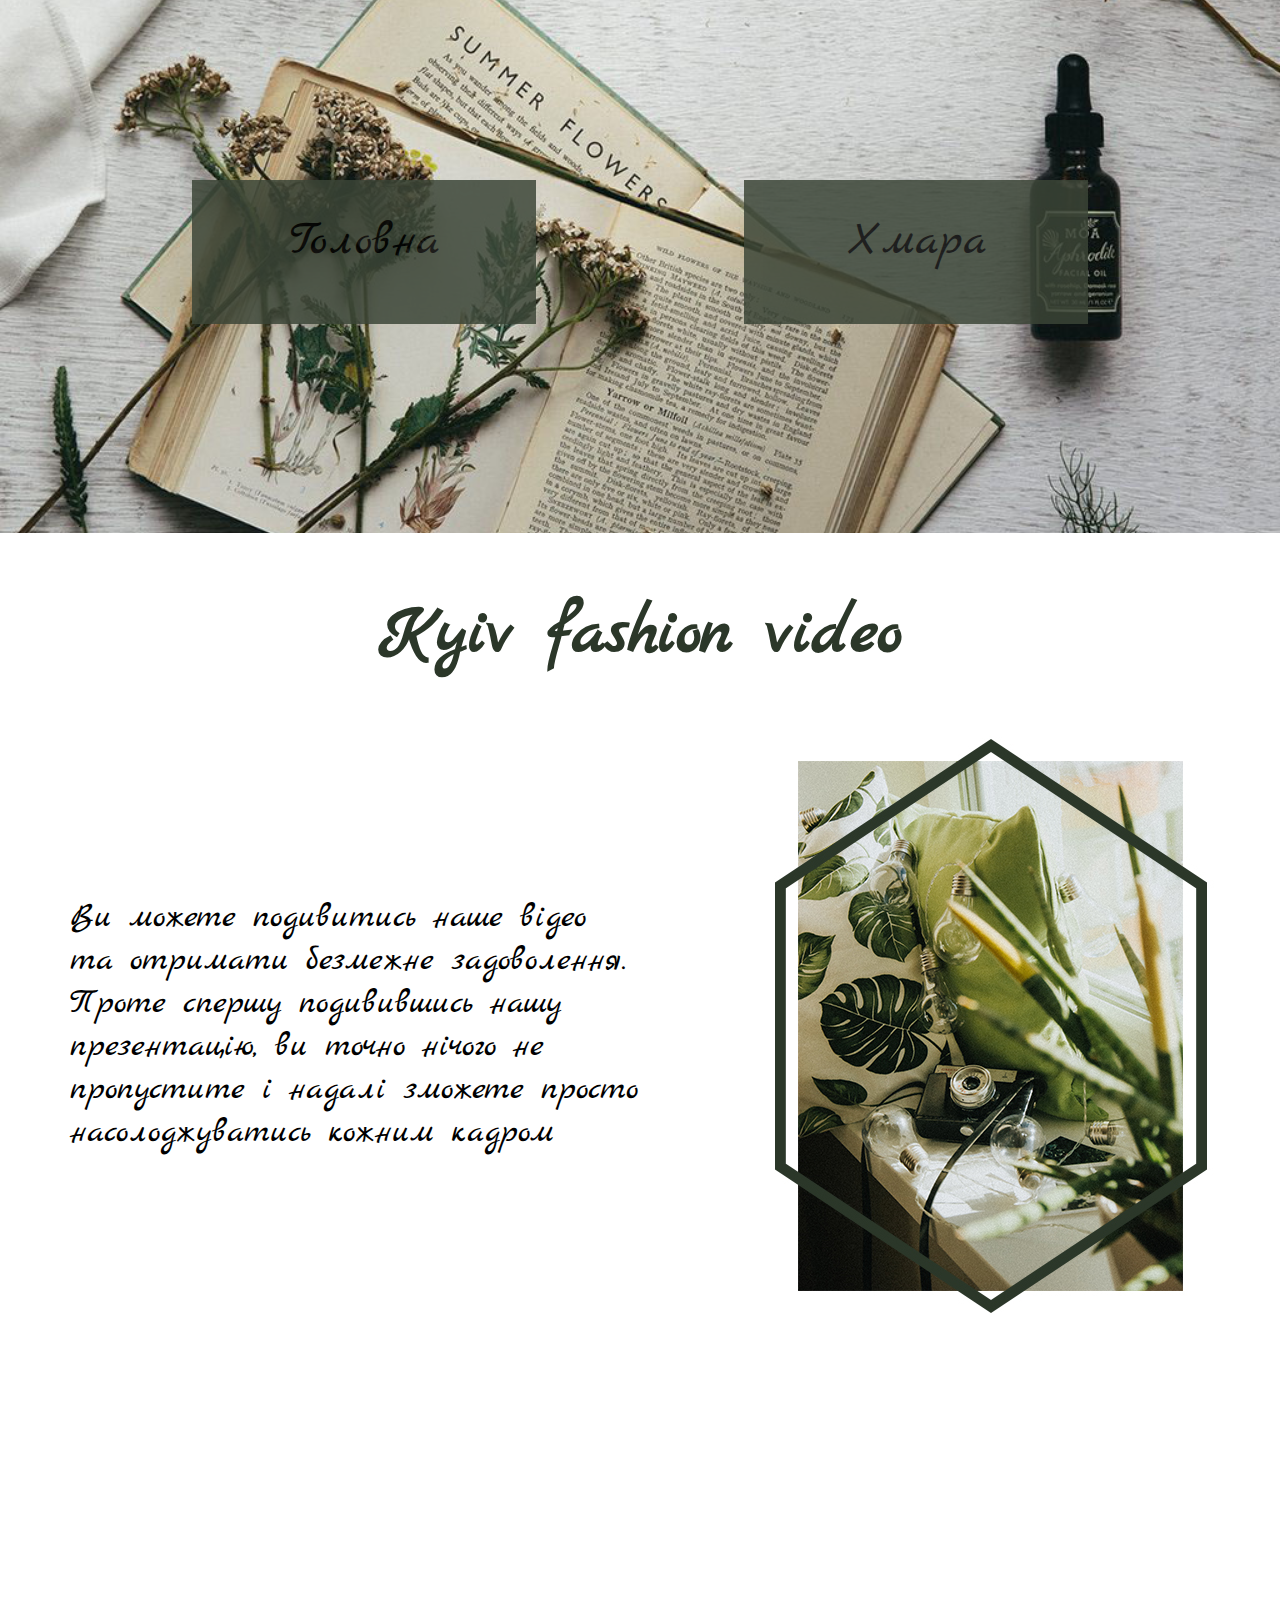
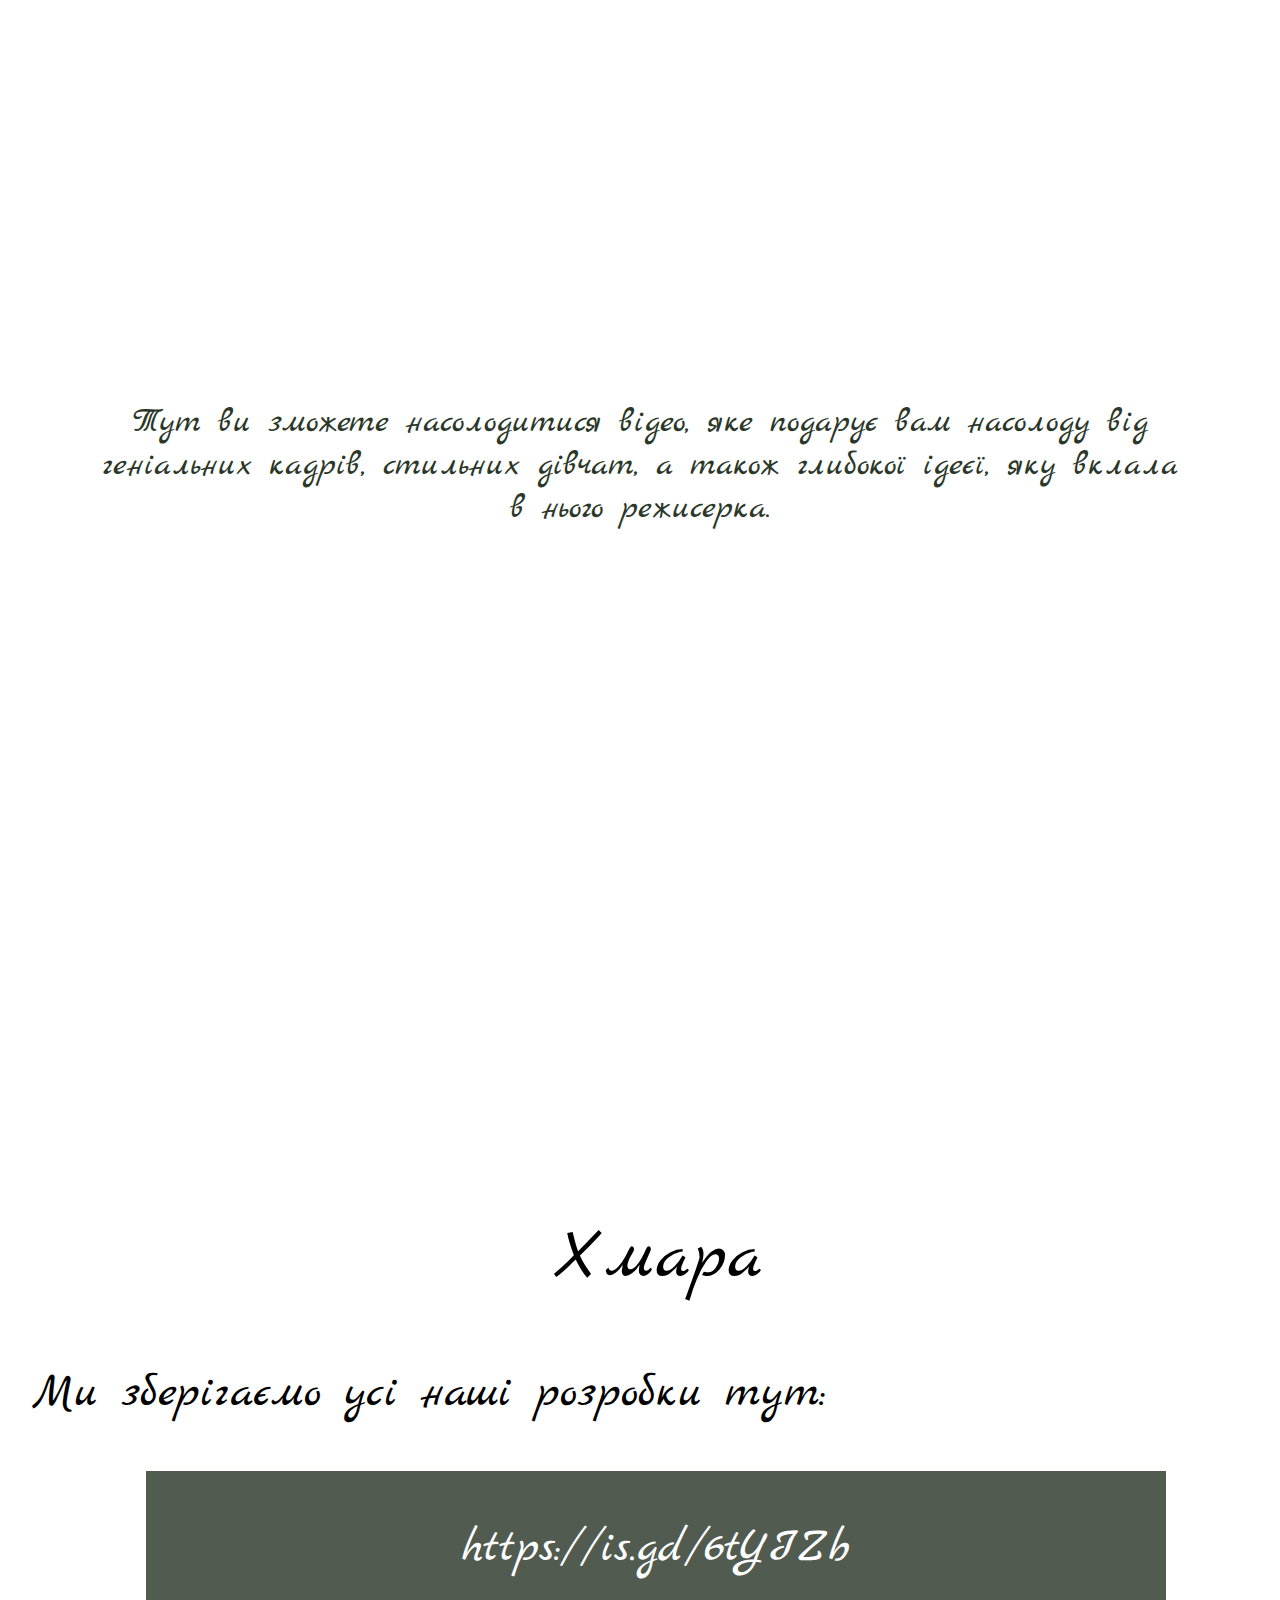
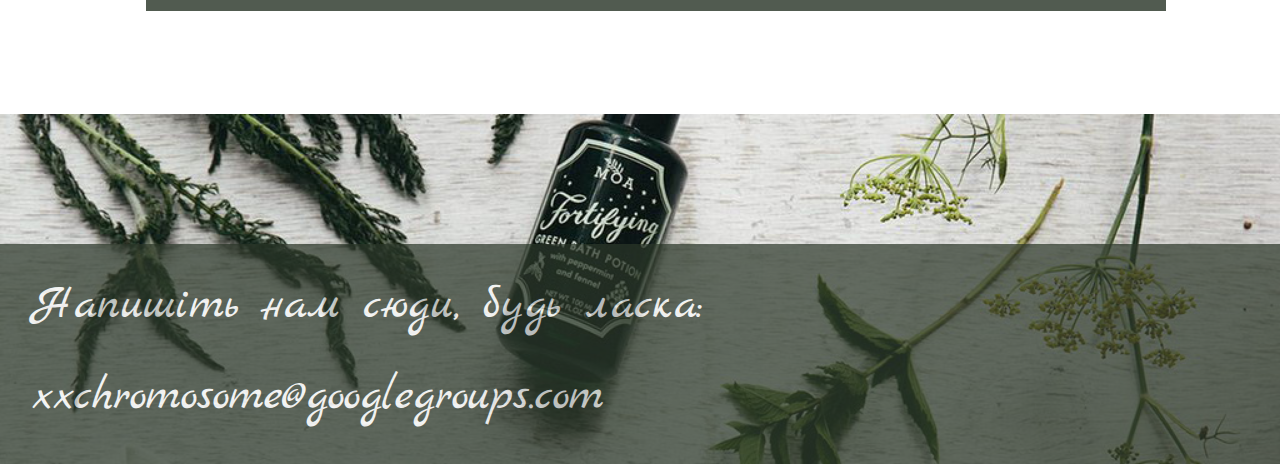
<file: video.html>
<html>
  <head>
    <title>XX</title>
    <link
      href="https://fonts.googleapis.com/css?family=Marck+Script&amp;subset=cyrillic"
      rel="stylesheet"
    />
    <link rel="stylesheet" href="css/main.css" type="text/css" />
  </head>

  <body>
    <div class="content">
      <div class="panel header">
        <ul>
          <li>
            <a href="index.html">Головна</a>
          </li>
          <li>
            <a href="#cloud">Хмара</a>
          </li>
        </ul>
      </div>
      <div class="book">
        <h2>Kyiv fashion video</h2>
        <img src="img/video.jpg" />
        <p class="video">
           Ви можете подивитись наше відео та отримати безмежне задоволення. Проте спершу подивившись нашу презентацію, ви точно нічого не пропустите і надалі зможете просто насолоджуватись кожним кадром
        </p>

        <div class="ifbox">
          <iframe src="https://onedrive.live.com/embed?cid=E35A59D5EC465E19&amp;resid=E35A59D5EC465E19%214609&amp;authkey=ALWktSsadAXTTPw&amp;em=2&amp;wdAr=1.7777777777777777" width="962px" height="565px" frameborder="0">This is an embedded <a target="_blank" href="https://office.com">Microsoft Office</a> presentation, powered by <a target="_blank" href="https://office.com/webapps">Office Online</a>.</iframe>
        </div>

          <div class="textbook">
            Тут ви зможете насолодитися відео, яке подарує вам насолоду від геніальних кадрів, стильних дівчат, а також глибокої ідеєї, яку вклала в нього режисерка.
          </div>
       
          <div class="ifbox">
              <iframe width="640" height="564" src="https://player.vimeo.com/video/327564588" frameborder="0" allowFullScreen mozallowfullscreen webkitAllowFullScreen></iframe>
            <!-- <video width="1000" height="450" controls="controls">
              <source src="video.mp4">
             </video> -->
          </div>
        
      </div>

      <div class="panel cloud" id="cloud">
        <h2>Хмара</h2>

        <p>Ми зберігаємо усі наші розробки тут:</p>
        <div class="box">
          <a
            href="https://drive.google.com/drive/folders/1f6t0rLwoT5UwUz6-dLeWqy8NMrwDpb-8"
          >
            https://is.gd/6tYIZb</a
          >
        </div>
      </div>

      <div class="panel footer">
        <div class="box2">
          <p>Напишіть нам сюди, будь ласка:</p>
          <a href="mailto:xxchromosome@googlegroups.com">
            xxchromosome@googlegroups.com</a
          >
        </div>
      </div>
    </div>

    <script src="js/main.js"></script>
  </body>
</html>
</file>
<file: css/main.css>
body {
  margin: 0;
  background-color: #2b3729;
}

a {
  text-decoration: none;
}

.content {
  background: white;
  width: 100%;
  max-width: 1280px;
  min-width: 760px;
  margin: 0 auto;
}

.panel {
  box-sizing: border-box;
}

.header {
  background-image: url(../img/mainphoto.jpg);
  background-size: 100%;
  background-origin: border-box;
  background-position-y: -653px;
  padding-top: 180px;
  height: 533px;
}

.header ul {
  width: 70%;
  margin: 0 auto;
  padding: 0;
  list-style: none;
  font-family: "Marck Script", cursive;
  font-size: 50pt;
}

.header ul li {
  display: inline-block;
  background-color: #3b4537;
  text-align: center;
  align-content: center;
  opacity: 0.84;
}

.header ul li:last-child {
  float: right;
}

.header ul li:hover {
  opacity: 1;
}

.header ul li a {
  padding-top: 32px;
  width: 344px;
  height: 144px;
  box-sizing: border-box;
  vertical-align: middle;
  display: inline-block;
  color: black;
  text-decoration: none;
}

.header ul li:hover a,
.header ul li a:hover {
  color: wheat;
}

.menu {
  height: 1070px;
  background-image: url(../img/biglogo.png);
  background-repeat: no-repeat;
  background-origin: border-box;
  background-position: center;
  background-position-x: 50%;
  position: relative;
}

ul.projects {
  list-style: none;
  padding: 0;
  margin: 0;
  position: relative;
  width: 100%;
}

ul.projects li {
  width: 294px;
  height: 255px;
  color: white;
  text-align: center;

  vertical-align: middle;
  font-family: "Marck Script", cursive;
  font-size: 40pt;

  position: absolute;
  display: inline-block;
}

.menu a,
.menu a:visited {
  width: 294px;
  height: 255px;
  display: inline-block;
  margin: 27px 0 0 -14px;
  color: white;
}

.menu a,
.menu .shadow {
  opacity: 0;
}

.menu a:hover,
.menu .shadow:hover {
  opacity: 1;
}

ul.projects li .shadow {
  width: 274px;
  height: 237px;
  position: absolute;
  top: 10px;
  left: 13px;
  background-image: url(../img/ps.png);
}

ul.projects .p1 {
  background-image: url(../img/p1.png);
  left: 50%;
  margin: 0 -148px;
  top: 40px;
}

ul.projects .p2 {
  background-image: url(../img/p2.png);
  left: 30px;
  top: 200px;
}
ul.projects .p3 {
  background-image: url(../img/p3.png);
  right: 30px;
  top: 200px;
}
ul.projects .p4 {
  background-image: url(../img/p4.png);
  left: 30px;
  top: 600px;
}
ul.projects .p5 {
  background-image: url(../img/p5.png);
  right: 30px;
  top: 600px;
}

@media all and (max-width: 1024px) {
  .header ul {
    width: 88%;
  }
}

.team {
  background-color: #2b3729;
}

* {
  box-sizing: border-box;
}

/* Slideshow container */
.slideshow-container {
  position: relative;
  margin: auto;
  padding: 95px 0 0 0;
}

/* Hide the images by default */
.mySlides {
  display: none;
  padding: 40px;
  font-family: "Marck Script", cursive;
}

/* Next & previous buttons */
.prev,
.next {
  cursor: pointer;
  position: absolute;
  top: 30px;
  width: auto;
  padding: 16px 16px;
  color: white;
  font-weight: bold;
  font-size: 68px;
  transition: 0.6s ease;
  border-radius: 0 3px 3px 0;
  user-select: none;
}

/* Position the "next button" to the right */
.next {
  right: 0;
  border-radius: 3px 0 0 3px;
}

/* On hover, add a black background color with a little bit see-through */
.prev:hover,
.next:hover {
  background-color: rgba(0, 0, 0, 0.8);
}

/* Caption text */
.text {
  color: #f2f2f2;
  font-size: 45px;
  padding: 8px 12px;
  position: absolute;
  top: 48px;
  width: 100%;
  text-align: center;
}

.mySlides ul {
  color: white;
  font-size: 42px;
  position: absolute;
  top: 240px;
  right: 10px;
}

.mySlides ul li {
  line-height: 70px;
}

/* Fading animation */
.fade {
  -webkit-animation-name: fade;
  -webkit-animation-duration: 1.5s;
  animation-name: fade;
  animation-duration: 1.5s;
}

@-webkit-keyframes fade {
  from {
    opacity: 0.4;
  }
  to {
    opacity: 1;
  }
}

@keyframes fade {
  from {
    opacity: 0.4;
  }
  to {
    opacity: 1;
  }
}

.cloud {
  height: 500px;
  position: relative;
  font-family: "Marck Script", cursive;
  font-size: 48px;
  padding: 0 0 60px 32px;
}
.cloud h2 {
  font-weight: 400;
  text-align: center;
}

.box {
  width: 1020;
  height: 140;
  background-color: #515b50;
  align-content: right;
  text-align: center;
  margin: 0 auto;
  padding: 1em;
}
.box a {
  color: #ffffff;
}
.footer {
  background-image: url(../img/mainphoto.jpg);
  height: 350px;
  background-repeat: no-repeat;
  background-size: 100%;
  position: relative;
}
.box2 {
  height: 220px;
  width: 100%;
  background-color: #2b3729;
  opacity: 0.71;
  position: absolute;
  bottom: 0;
}
.box2 p,
a {
  font-family: "Marck Script", cursive;
  font-size: 48px;
  color: #ffffff;
  padding: 32px;
  margin: 0;
}

.book h2 {
  font-family: "Marck Script", cursive;
  font-size: 70px;
  text-align: center;
  color: 2b3729;
}

.book p {
  font-family: "Marck Script", cursive;
  font-size: 35px;
  text-align: left;
  padding: 80px 50% 100px 50px;
}

.book img {
  float: right;
  padding: 0 50px 60 0;
}

.book iframe {
  padding: 60px 0 60px 0;
}

.textbook {
  text-align: center;
  font-family: "Marck Script", cursive;
  font-size: 35px;
  padding: 60px 90px;
  color: #2b3729;
}

.ifbox {
  display: block;
  padding: auto 0;
  text-align: center;
}

.intbook {
  padding: 50px;
}

.intbook img.right {
  width: 420px;
  height: 520px;
  float: right;
  margin-left: 70px;
}

.intbook h2 {
  font-family: "Marck Script", cursive;
  font-size: 70px;
  text-align: center;
  color: 2b3729;
}

.intbook p {
  padding-top: 100px;
  font-family: "Marck Script", cursive;
  font-size: 35px;
  text-align: left;
}

.intbook .box {
  margin: 100px 0;
  width: 640px;
  padding-top: 20px;
  box-sizing: border-box;
  height: 110px;
}

.graph {
  text-align: center;
}

.fblock {
  clear: both;
}
.fblock::after {
  float: none;
  content: " ";
  clear: both;
  display: block;
}

.book .video  {
  padding: 160px 50% 100px 70px;
}
</file>
